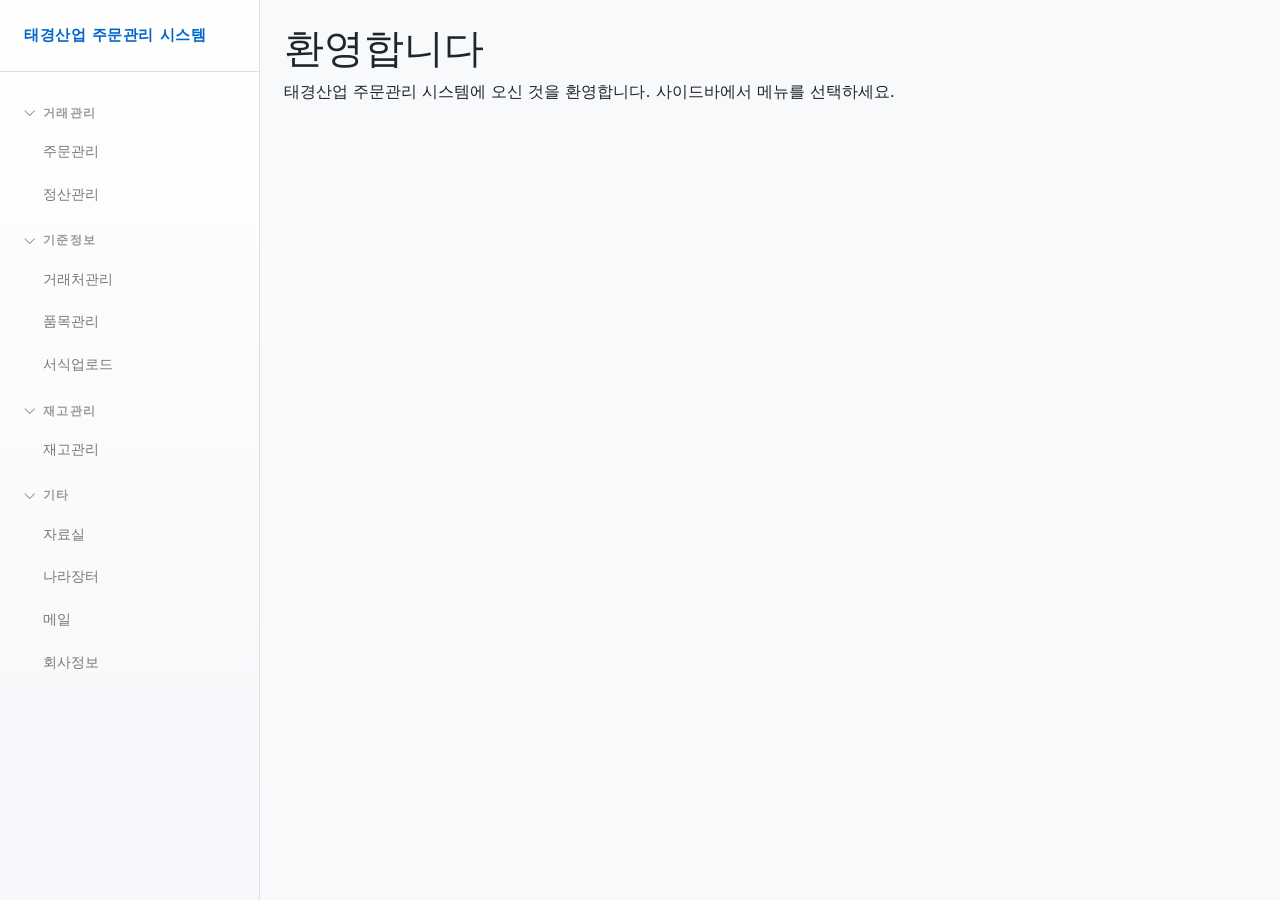
<file: index.html>
<!DOCTYPE html>
<html lang="ko">
<head>
  <meta charset="UTF-8">
  <meta name="viewport" content="width=device-width, initial-scale=1.0">
  <title>태경산업 주문관리 시스템</title>
  <link href="https://cdn.jsdelivr.net/npm/bootstrap@5.3.2/dist/css/bootstrap.min.css" rel="stylesheet">
  <link rel="stylesheet" href="css/style.css">
</head>
<body>
  <div class="sidebar">
    <div class="sidebar-brand">
      <a href="index.html">태경산업 주문관리 시스템</a>
    </div>
    <div class="sidebar-category" data-toggle><span class="cat-toggle">⌵</span>거래관리</div>
    <ul class="sidebar-nav sidebar-sub">
      <li class="nav-item"><a class="nav-link" href="pages/transaction_list.html">주문관리</a></li>
      <li class="nav-item"><a class="nav-link" href="pages/transaction_settlement.html">정산관리</a></li>
    </ul>
    <div class="sidebar-category" data-toggle><span class="cat-toggle">⌵</span>기준정보</div>
    <ul class="sidebar-nav sidebar-sub">
      <li class="nav-item"><a class="nav-link" href="pages/customer_list.html">거래처관리</a></li>
      <li class="nav-item"><a class="nav-link" href="pages/item_list.html">품목관리</a></li>
      <li class="nav-item"><a class="nav-link" href="pages/form_upload.html">서식업로드</a></li>
    </ul>
    <div class="sidebar-category" data-toggle><span class="cat-toggle">⌵</span>재고관리</div>
    <ul class="sidebar-nav sidebar-sub">
      <li class="nav-item"><a class="nav-link" href="pages/inventory_list.html">재고관리</a></li>
    </ul>
    <div class="sidebar-category" data-toggle><span class="cat-toggle">⌵</span>기타</div>
    <ul class="sidebar-nav sidebar-sub">
      <li class="nav-item"><a class="nav-link" href="pages/document_list.html">자료실</a></li>
      <li class="nav-item"><a class="nav-link" href="https://www.g2b.go.kr" target="_blank" rel="noopener">나라장터</a></li>
      <li class="nav-item"><a class="nav-link" href="https://mail.naver.com" target="_blank" rel="noopener">메일</a></li>
      <li class="nav-item"><a class="nav-link" href="pages/company_info.html">회사정보</a></li>
    </ul>
  </div>
  <main class="main-content">
    <h1>환영합니다</h1>
    <p>태경산업 주문관리 시스템에 오신 것을 환영합니다. 사이드바에서 메뉴를 선택하세요.</p>
  </main>
  <script src="https://cdn.jsdelivr.net/npm/bootstrap@5.3.2/dist/js/bootstrap.bundle.min.js"></script>
  <script src="js/app_config.js?v=20260420"></script>
  <script src="js/script.js"></script>
  <script src="js/db_sync.js?v=20260421"></script>
</body>
</html>
</file>
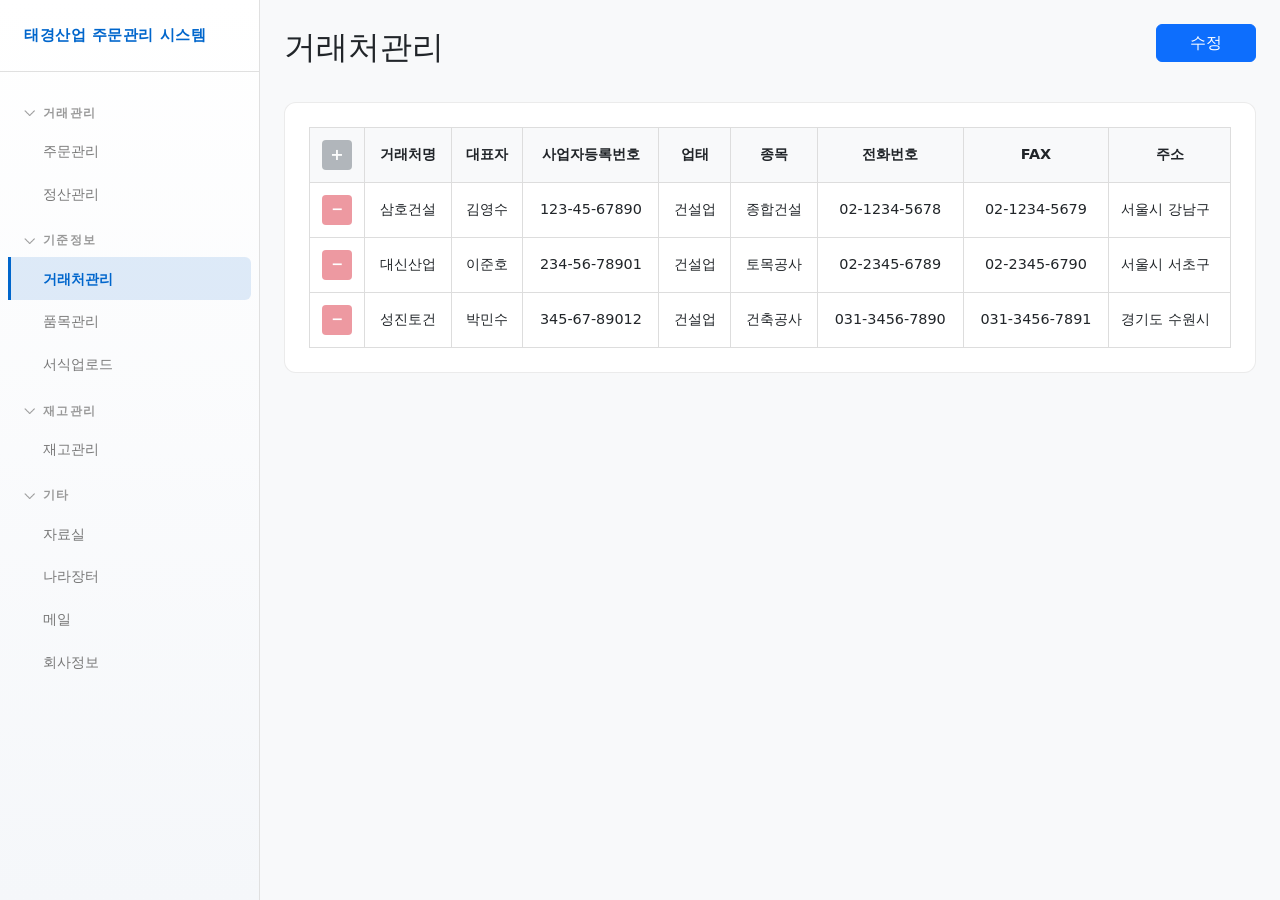
<file: pages/customer_list.html>
<!DOCTYPE html>
<html lang="ko">
<head>
  <meta charset="UTF-8">
  <meta name="viewport" content="width=device-width, initial-scale=1.0">
  <title>거래처관리</title>
  <link href="https://cdn.jsdelivr.net/npm/bootstrap@5.3.2/dist/css/bootstrap.min.css" rel="stylesheet">
  <link rel="stylesheet" href="../css/style.css">
  <style>
    .detail-header {
      display: flex;
      justify-content: space-between;
      align-items: center;
      margin-bottom: 1.5rem;
    }
    .customer-section {
      background: #fff;
      border: 1px solid rgba(0,0,0,0.08);
      border-radius: 0.75rem;
      padding: 1.5rem;
      margin-bottom: 1.5rem;
    }
    .customer-table {
      width: 100%;
      border-collapse: collapse;
      font-size: 0.9rem;
    }
    .customer-table th,
    .customer-table td {
      padding: 0.75rem;
      border: 1px solid #ddd;
      text-align: center;
    }
    .customer-table th {
      background: #f8f9fa;
      font-weight: 600;
    }
    .customer-table td.left-align {
      text-align: left;
    }
    .customer-table input,
    .customer-table select {
      width: 100%;
      padding: 0.35rem;
      border: 1px solid #ddd;
      border-radius: 0.25rem;
      font-size: 0.85rem;
      box-sizing: border-box;
    }
    .control-buttons {
      display: flex;
      gap: 0.5rem;
      justify-content: flex-end;
      margin-bottom: 1rem;
    }
    .control-buttons button {
      min-width: 100px;
    }
    .add-row-btn {
      background: #28a745;
      color: white;
      border: none;
      border-radius: 0.25rem;
      width: 30px;
      height: 30px;
      display: inline-flex;
      align-items: center;
      justify-content: center;
      cursor: pointer;
      font-weight: bold;
      font-size: 1rem;
      padding: 0;
    }
    .add-row-btn:hover {
      background: #218838;
    }
    .add-row-btn:disabled {
      opacity: 0.5;
      cursor: not-allowed;
      background: #6c757d;
    }
    .minus-btn {
      background: #dc3545;
      color: white;
      border: none;
      border-radius: 0.25rem;
      width: 30px;
      height: 30px;
      cursor: pointer;
      font-weight: bold;
      padding: 0;
    }
    .minus-btn:hover {
      background: #c82333;
    }
    .minus-btn:disabled {
      opacity: 0.5;
      cursor: not-allowed;
    }
  </style>
</head>
<body>
  <div class="sidebar">
    <div class="sidebar-brand">
      <a href="../index.html">태경산업 주문관리 시스템</a>
    </div>
    <div class="sidebar-category" data-toggle><span class="cat-toggle">⌵</span>거래관리</div>
    <ul class="sidebar-nav sidebar-sub">
      <li class="nav-item"><a class="nav-link" href="transaction_list.html">주문관리</a></li>
      <li class="nav-item"><a class="nav-link" href="transaction_settlement.html">정산관리</a></li>
    </ul>
    <div class="sidebar-category" data-toggle><span class="cat-toggle">⌵</span>기준정보</div>
    <ul class="sidebar-nav sidebar-sub">
      <li class="nav-item"><a class="nav-link active" href="customer_list.html">거래처관리</a></li>
      <li class="nav-item"><a class="nav-link" href="item_list.html">품목관리</a></li>
      <li class="nav-item"><a class="nav-link" href="form_upload.html">서식업로드</a></li>
    </ul>
    <div class="sidebar-category" data-toggle><span class="cat-toggle">⌵</span>재고관리</div>
    <ul class="sidebar-nav sidebar-sub">
      <li class="nav-item"><a class="nav-link" href="inventory_list.html">재고관리</a></li>
    </ul>
    <div class="sidebar-category" data-toggle><span class="cat-toggle">⌵</span>기타</div>
    <ul class="sidebar-nav sidebar-sub">
      <li class="nav-item"><a class="nav-link" href="document_list.html">자료실</a></li>
      <li class="nav-item"><a class="nav-link" href="https://www.g2b.go.kr" target="_blank" rel="noopener">나라장터</a></li>
      <li class="nav-item"><a class="nav-link" href="https://mail.naver.com" target="_blank" rel="noopener">메일</a></li>
      <li class="nav-item"><a class="nav-link" href="company_info.html">회사정보</a></li>
    </ul>
  </div>

  <main class="main-content">
    <div class="detail-header">
      <h2>거래처관리</h2>
      <div class="control-buttons">
        <button type="button" id="edit-btn" class="btn btn-primary">수정</button>
        <button type="button" id="save-btn" class="btn btn-success" style="display: none;">저장</button>
      </div>
    </div>

    <div class="customer-section">
      <table class="customer-table">
        <thead>
          <tr>
            <th style="width: 40px;"><button type="button" id="add-customer-btn" class="add-row-btn">+</button></th>
            <th>거래처명</th>
            <th>대표자</th>
            <th>사업자등록번호</th>
            <th>업태</th>
            <th>종목</th>
            <th>전화번호</th>
            <th>FAX</th>
            <th>주소</th>
          </tr>
        </thead>
        <tbody id="customer-tbody"></tbody>
      </table>
    </div>
  </main>

  <!-- 저장 확인 모달 -->
  <div class="modal fade" id="saveConfirmModal" tabindex="-1" role="dialog" aria-labelledby="saveConfirmLabel" aria-hidden="true">
    <div class="modal-dialog modal-dialog-centered" role="document">
      <div class="modal-content">
        <div class="modal-header">
          <h5 class="modal-title" id="saveConfirmLabel">확인</h5>
          <button type="button" class="btn-close" data-bs-dismiss="modal" aria-label="Close"></button>
        </div>
        <div class="modal-body">
          저장하시겠습니까?
        </div>
        <div class="modal-footer">
          <button type="button" class="btn btn-secondary" data-bs-dismiss="modal">취소</button>
          <button type="button" class="btn btn-primary" id="saveConfirmBtn">저장</button>
        </div>
      </div>
    </div>
  </div>

  <!-- 저장 완료 모달 -->
  <div class="modal fade" id="saveModal" tabindex="-1" role="dialog" aria-labelledby="saveModalLabel" aria-hidden="true">
    <div class="modal-dialog modal-dialog-centered" role="document">
      <div class="modal-content">
        <div class="modal-header">
          <h5 class="modal-title" id="saveModalLabel">알림</h5>
        </div>
        <div class="modal-body">
          저장되었습니다.
        </div>
        <div class="modal-footer">
          <button type="button" class="btn btn-primary" id="saveModalBtn" data-bs-dismiss="modal">확인</button>
        </div>
      </div>
    </div>
  </div>

  <script src="https://cdn.jsdelivr.net/npm/bootstrap@5.3.2/dist/js/bootstrap.bundle.min.js"></script>
  <script src="../js/app_config.js?v=20260420"></script>
  <script src="../js/db_sync.js?v=20260421"></script>
  <script>
    let isEditMode = false;
    let customers = [];
    const editBtn = document.getElementById('edit-btn');
    const saveBtn = document.getElementById('save-btn');
    const addCustomerBtn = document.getElementById('add-customer-btn');
    const tableBody = document.getElementById('customer-tbody');
    const saveConfirmModal = new bootstrap.Modal(document.getElementById('saveConfirmModal'));
    const saveConfirmBtn = document.getElementById('saveConfirmBtn');
    const saveModal = new bootstrap.Modal(document.getElementById('saveModal'));

    function loadCustomers() {
      const saved = localStorage.getItem('customers');
      if (saved) {
        customers = JSON.parse(saved);
      } else {
        customers = [
          { name: '삼호건설', representative: '김영수', bizNum: '123-45-67890', industryType: '건설업', businessType: '종합건설', phone: '02-1234-5678', address: '서울시 강남구', fax: '02-1234-5679' },
          { name: '대신산업', representative: '이준호', bizNum: '234-56-78901', industryType: '건설업', businessType: '토목공사', phone: '02-2345-6789', address: '서울시 서초구', fax: '02-2345-6790' },
          { name: '성진토건', representative: '박민수', bizNum: '345-67-89012', industryType: '건설업', businessType: '건축공사', phone: '031-3456-7890', address: '경기도 수원시', fax: '031-3456-7891' }
        ];
      }
      addCustomerBtn.disabled = true;
      renderCustomers();
    }

    function renderCustomers() {
      tableBody.innerHTML = customers.map((customer, index) => `
        <tr>
          <td>
            <button type="button" class="minus-btn" data-index="${index}" ${!isEditMode ? 'disabled' : ''}>−</button>
          </td>
          <td>
            ${isEditMode ? `<input type="text" class="customer-name" value="${customer.name}" data-index="${index}">` : customer.name}
          </td>
          <td>
            ${isEditMode ? `<input type="text" class="customer-representative" value="${customer.representative}" data-index="${index}">` : customer.representative}
          </td>
          <td>
            ${isEditMode ? `<input type="text" class="customer-biznum" value="${customer.bizNum}" data-index="${index}">` : customer.bizNum}
          </td>
          <td>
            ${isEditMode ? `<input type="text" class="customer-industrytype" value="${customer.industryType}" data-index="${index}">` : customer.industryType}
          </td>
          <td>
            ${isEditMode ? `<input type="text" class="customer-businesstype" value="${customer.businessType}" data-index="${index}">` : customer.businessType}
          </td>
          <td>
            ${isEditMode ? `<input type="text" class="customer-phone" value="${customer.phone}" data-index="${index}">` : customer.phone}
          </td>
          <td>
            ${isEditMode ? `<input type="text" class="customer-fax" value="${customer.fax}" data-index="${index}">` : customer.fax}
          </td>
          <td class="left-align">
            ${isEditMode ? `<input type="text" class="customer-address" value="${customer.address}" data-index="${index}">` : customer.address}
          </td>
        </tr>
      `).join('');

      if (isEditMode) {
        setupEditEventListeners();
      }
    }

    function setupEditEventListeners() {
      document.querySelectorAll('.minus-btn').forEach(btn => {
        btn.addEventListener('click', (e) => {
          const index = parseInt(e.target.dataset.index);
          customers.splice(index, 1);
          renderCustomers();
        });
      });
    }

    function toggleEditMode() {
      isEditMode = !isEditMode;
      editBtn.style.display = isEditMode ? 'none' : 'block';
      saveBtn.style.display = isEditMode ? 'block' : 'none';
      addCustomerBtn.disabled = !isEditMode;
      renderCustomers();
    }

    function saveCustomers() {
      const updatedCustomers = [];
      tableBody.querySelectorAll('tr').forEach(row => {
        const nameInput = row.querySelector('.customer-name');
        if (nameInput) {
          updatedCustomers.push({
            name: nameInput.value,
            representative: row.querySelector('.customer-representative').value,
            bizNum: row.querySelector('.customer-biznum').value,
            industryType: row.querySelector('.customer-industrytype').value,
            businessType: row.querySelector('.customer-businesstype').value,
            phone: row.querySelector('.customer-phone').value,
            address: row.querySelector('.customer-address').value,
            fax: row.querySelector('.customer-fax').value
          });
        }
      });
      customers = updatedCustomers;
      localStorage.setItem('customers', JSON.stringify(customers));
      isEditMode = false;
      editBtn.style.display = 'block';
      saveBtn.style.display = 'none';
      addCustomerBtn.disabled = true;
      renderCustomers();
      saveModal.show();
    }

    editBtn.addEventListener('click', toggleEditMode);
    saveBtn.addEventListener('click', () => {
      saveConfirmModal.show();
    });
    
    saveConfirmBtn.addEventListener('click', () => {
      const updatedCustomers = [];
      tableBody.querySelectorAll('tr').forEach(row => {
        const nameInput = row.querySelector('.customer-name');
        if (nameInput) {
          updatedCustomers.push({
            name: nameInput.value,
            representative: row.querySelector('.customer-representative').value,
            bizNum: row.querySelector('.customer-biznum').value,
            industryType: row.querySelector('.customer-industrytype').value,
            businessType: row.querySelector('.customer-businesstype').value,
            phone: row.querySelector('.customer-phone').value,
            fax: row.querySelector('.customer-fax').value,
            address: row.querySelector('.customer-address').value
          });
        }
      });
      customers = updatedCustomers;
      localStorage.setItem('customers', JSON.stringify(customers));
      isEditMode = false;
      editBtn.style.display = 'block';
      saveBtn.style.display = 'none';
      addCustomerBtn.disabled = true;
      renderCustomers();
      saveConfirmModal.hide();
      saveModal.show();
    });

    addCustomerBtn.addEventListener('click', () => {
      // 현재 입력 중인 데이터를 먼저 저장
      const updatedCustomers = [];
      tableBody.querySelectorAll('tr').forEach(row => {
        const nameInput = row.querySelector('.customer-name');
        if (nameInput) {
          updatedCustomers.push({
            name: nameInput.value,
            representative: row.querySelector('.customer-representative').value,
            bizNum: row.querySelector('.customer-biznum').value,
            industryType: row.querySelector('.customer-industrytype').value,
            businessType: row.querySelector('.customer-businesstype').value,
            phone: row.querySelector('.customer-phone').value,
            fax: row.querySelector('.customer-fax').value,
            address: row.querySelector('.customer-address').value
          });
        }
      });
      customers = updatedCustomers;
      
      // 새 행 추가
      customers.push({
        name: '',
        representative: '',
        bizNum: '',
        industryType: '',
        businessType: '',
        phone: '',
        address: '',
        fax: ''
      });
      renderCustomers();
    });

    loadCustomers();
  </script>
</body>
</html>
</file>
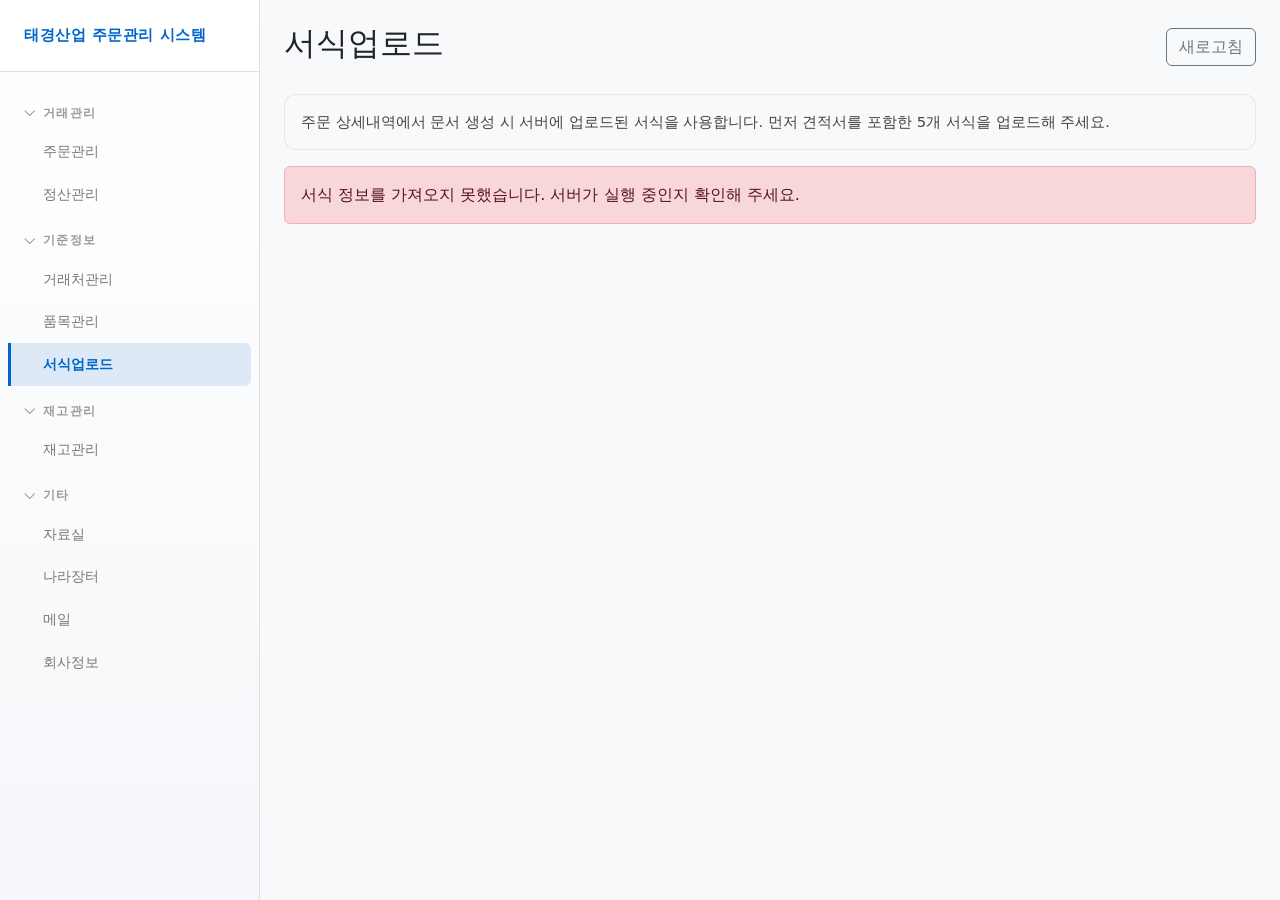
<file: pages/form_upload.html>
<!DOCTYPE html>
<html lang="ko">
<head>
  <meta charset="UTF-8">
  <meta name="viewport" content="width=device-width, initial-scale=1.0">
  <title>서식업로드</title>
  <link href="https://cdn.jsdelivr.net/npm/bootstrap@5.3.2/dist/css/bootstrap.min.css" rel="stylesheet">
  <link rel="stylesheet" href="../css/style.css">
  <style>
    .upload-header {
      display: flex;
      justify-content: space-between;
      align-items: center;
      margin-bottom: 1.5rem;
    }

    .upload-grid {
      display: grid;
      grid-template-columns: repeat(2, minmax(0, 1fr));
      gap: 1rem;
    }

    .upload-card {
      background: #fff;
      border: 1px solid rgba(0, 0, 0, 0.08);
      border-radius: 0.75rem;
      padding: 1rem;
    }

    .upload-card h5 {
      margin: 0;
      font-weight: 700;
      font-size: 1rem;
    }

    .upload-meta {
      margin-top: 0.75rem;
      color: #666;
      font-size: 0.88rem;
      min-height: 2.6rem;
    }

    .upload-actions {
      display: flex;
      gap: 0.5rem;
      flex-wrap: wrap;
      margin-top: 0.75rem;
    }

    .upload-status {
      display: inline-flex;
      align-items: center;
      font-size: 0.8rem;
      font-weight: 600;
      border-radius: 999px;
      padding: 0.25rem 0.6rem;
      margin-top: 0.4rem;
    }

    .upload-status.uploaded {
      color: #2e7d32;
      background: #e8f5e9;
    }

    .upload-status.empty {
      color: #c62828;
      background: #ffebee;
    }

    .upload-guide {
      background: #f8f9fa;
      border: 1px solid rgba(0, 0, 0, 0.08);
      border-radius: 0.75rem;
      padding: 1rem;
      margin-bottom: 1rem;
      color: #444;
      font-size: 0.92rem;
    }

    @media (max-width: 992px) {
      .upload-grid {
        grid-template-columns: 1fr;
      }
    }
  </style>
</head>
<body>
  <div class="sidebar">
    <div class="sidebar-brand">
      <a href="../index.html">태경산업 주문관리 시스템</a>
    </div>
    <div class="sidebar-category" data-toggle><span class="cat-toggle">⌵</span>거래관리</div>
    <ul class="sidebar-nav sidebar-sub">
      <li class="nav-item"><a class="nav-link" href="transaction_list.html">주문관리</a></li>
      <li class="nav-item"><a class="nav-link" href="transaction_settlement.html">정산관리</a></li>
    </ul>
    <div class="sidebar-category" data-toggle><span class="cat-toggle">⌵</span>기준정보</div>
    <ul class="sidebar-nav sidebar-sub">
      <li class="nav-item"><a class="nav-link" href="customer_list.html">거래처관리</a></li>
      <li class="nav-item"><a class="nav-link" href="item_list.html">품목관리</a></li>
      <li class="nav-item"><a class="nav-link active" href="form_upload.html">서식업로드</a></li>
    </ul>
    <div class="sidebar-category" data-toggle><span class="cat-toggle">⌵</span>재고관리</div>
    <ul class="sidebar-nav sidebar-sub">
      <li class="nav-item"><a class="nav-link" href="inventory_list.html">재고관리</a></li>
    </ul>
    <div class="sidebar-category" data-toggle><span class="cat-toggle">⌵</span>기타</div>
    <ul class="sidebar-nav sidebar-sub">
      <li class="nav-item"><a class="nav-link" href="document_list.html">자료실</a></li>
      <li class="nav-item"><a class="nav-link" href="https://www.g2b.go.kr" target="_blank" rel="noopener">나라장터</a></li>
      <li class="nav-item"><a class="nav-link" href="https://mail.naver.com" target="_blank" rel="noopener">메일</a></li>
      <li class="nav-item"><a class="nav-link" href="company_info.html">회사정보</a></li>
    </ul>
  </div>

  <main class="main-content">
    <div class="upload-header">
      <h2>서식업로드</h2>
      <button type="button" class="btn btn-outline-secondary" id="refreshTemplatesBtn">새로고침</button>
    </div>

    <div class="upload-guide">
      주문 상세내역에서 문서 생성 시 서버에 업로드된 서식을 사용합니다. 먼저 견적서를 포함한 5개 서식을 업로드해 주세요.
    </div>

    <div id="templateMessage" class="alert d-none" role="alert"></div>

    <section class="upload-grid" id="uploadGrid"></section>
  </main>

  <script src="https://cdn.jsdelivr.net/npm/bootstrap@5.3.2/dist/js/bootstrap.bundle.min.js"></script>
  <script src="../js/app_config.js?v=20260420"></script>
  <script src="../js/db_sync.js?v=20260421"></script>
  <script>
    const API_BASE = (window.TK_CONFIG && window.TK_CONFIG.API_BASE) || 'http://localhost:5050';
    const templateTypes = [
      { key: 'estimate', label: '견적서' },
      { key: 'delivery', label: '납품서' },
      { key: 'invoice', label: '청구서' },
      { key: 'statement', label: '거래명세서' },
      { key: 'taxInvoice', label: '세금계산서' }
    ];

    const uploadGrid = document.getElementById('uploadGrid');
    const templateMessage = document.getElementById('templateMessage');
    const refreshTemplatesBtn = document.getElementById('refreshTemplatesBtn');

    let templates = {};

    function formatDate(value) {
      if (!value) return '-';
      const date = new Date(value);
      if (Number.isNaN(date.getTime())) return value;
      return date.toLocaleString();
    }

    function formatBytes(bytes) {
      const size = Number(bytes) || 0;
      if (!size) return '0 B';
      if (size < 1024) return size + ' B';
      if (size < 1024 * 1024) return (size / 1024).toFixed(1) + ' KB';
      return (size / (1024 * 1024)).toFixed(1) + ' MB';
    }

    function showMessage(type, message) {
      templateMessage.className = 'alert alert-' + type;
      templateMessage.textContent = message;
      templateMessage.classList.remove('d-none');
    }

    function clearMessage() {
      templateMessage.classList.add('d-none');
      templateMessage.textContent = '';
    }

    function renderCards() {
      uploadGrid.innerHTML = templateTypes.map(({ key, label }) => {
        const info = templates[key] || {};
        const uploaded = !!info.uploaded;

        const statusClass = uploaded ? 'uploaded' : 'empty';
        const statusText = uploaded ? '업로드 완료' : '미업로드';
        const fileName = uploaded ? info.fileName : '업로드된 파일 없음';
        const savedAt = uploaded ? formatDate(info.savedAt) : '-';
        const size = uploaded ? formatBytes(info.size) : '-';

        return `
          <div class="upload-card">
            <h5>${label}</h5>
            <span class="upload-status ${statusClass}">${statusText}</span>
            <div class="upload-meta">
              <div>파일명: ${fileName}</div>
              <div>업로드: ${savedAt}</div>
              <div>크기: ${size}</div>
            </div>
            <div class="upload-actions">
              <input type="file" id="file-${key}" class="d-none" accept=".xlsx,.xls,.xlsm,.xltx,.xltm">
              <button type="button" class="btn btn-sm btn-primary" onclick="triggerFile('${key}')">업로드</button>
              <button type="button" class="btn btn-sm btn-outline-secondary" ${uploaded ? '' : 'disabled'} onclick="downloadTemplate('${key}')">다운로드</button>
              <button type="button" class="btn btn-sm btn-outline-danger" ${uploaded ? '' : 'disabled'} onclick="deleteTemplate('${key}')">삭제</button>
            </div>
          </div>
        `;
      }).join('');

      templateTypes.forEach(({ key }) => {
        const input = document.getElementById('file-' + key);
        input.addEventListener('change', async (event) => {
          const file = event.target.files && event.target.files[0];
          if (!file) return;
          await uploadTemplate(key, file);
          event.target.value = '';
        });
      });
    }

    async function fetchTemplates() {
      try {
        const response = await fetch(API_BASE + '/api/templates');
        if (!response.ok) throw new Error('서식 조회 실패');
        const payload = await response.json();
        templates = payload.templates || {};
        renderCards();
      } catch (error) {
        showMessage('danger', '서식 정보를 가져오지 못했습니다. 서버가 실행 중인지 확인해 주세요.');
      }
    }

    function triggerFile(key) {
      clearMessage();
      const input = document.getElementById('file-' + key);
      if (input) input.click();
    }

    async function readFileAsBase64(file) {
      return new Promise((resolve, reject) => {
        const reader = new FileReader();
        reader.onload = () => {
          const result = String(reader.result || '');
          const base64 = result.includes(',') ? result.split(',')[1] : '';
          resolve(base64);
        };
        reader.onerror = () => reject(new Error('파일 읽기 실패'));
        reader.readAsDataURL(file);
      });
    }

    async function uploadTemplate(key, file) {
      try {
        clearMessage();
        const contentBase64 = await readFileAsBase64(file);
        const response = await fetch(API_BASE + '/api/templates', {
          method: 'POST',
          headers: { 'Content-Type': 'application/json' },
          body: JSON.stringify({
            templateType: key,
            fileName: file.name,
            contentBase64
          })
        });

        const payload = await response.json();
        if (!response.ok || !payload.ok) {
          throw new Error(payload.error || '업로드 실패');
        }

        templates = payload.templates || {};
        renderCards();
        showMessage('success', '서식이 업로드되었습니다.');
      } catch (error) {
        showMessage('danger', '업로드에 실패했습니다: ' + error.message);
      }
    }

    async function deleteTemplate(key) {
      try {
        clearMessage();
        const response = await fetch(API_BASE + '/api/templates/' + key, {
          method: 'DELETE'
        });
        const payload = await response.json();
        if (!response.ok || !payload.ok) {
          throw new Error(payload.error || '삭제 실패');
        }

        templates = payload.templates || {};
        renderCards();
        showMessage('warning', '서식이 삭제되었습니다.');
      } catch (error) {
        showMessage('danger', '삭제에 실패했습니다: ' + error.message);
      }
    }

    async function downloadTemplate(key) {
      try {
        clearMessage();
        const response = await fetch(API_BASE + '/api/templates/' + key + '/download');
        if (!response.ok) throw new Error('다운로드 실패');
        const blob = await response.blob();

        const info = templates[key] || {};
        const fileName = info.fileName || (key + '.xlsx');

        const url = window.URL.createObjectURL(blob);
        const a = document.createElement('a');
        a.href = url;
        a.download = fileName;
        document.body.appendChild(a);
        a.click();
        a.remove();
        window.URL.revokeObjectURL(url);
      } catch (error) {
        showMessage('danger', '다운로드에 실패했습니다: ' + error.message);
      }
    }

    window.downloadTemplate = downloadTemplate;
    window.deleteTemplate = deleteTemplate;
    window.triggerFile = triggerFile;

    refreshTemplatesBtn.addEventListener('click', fetchTemplates);

    fetchTemplates();
  </script>
</body>
</html>
</file>
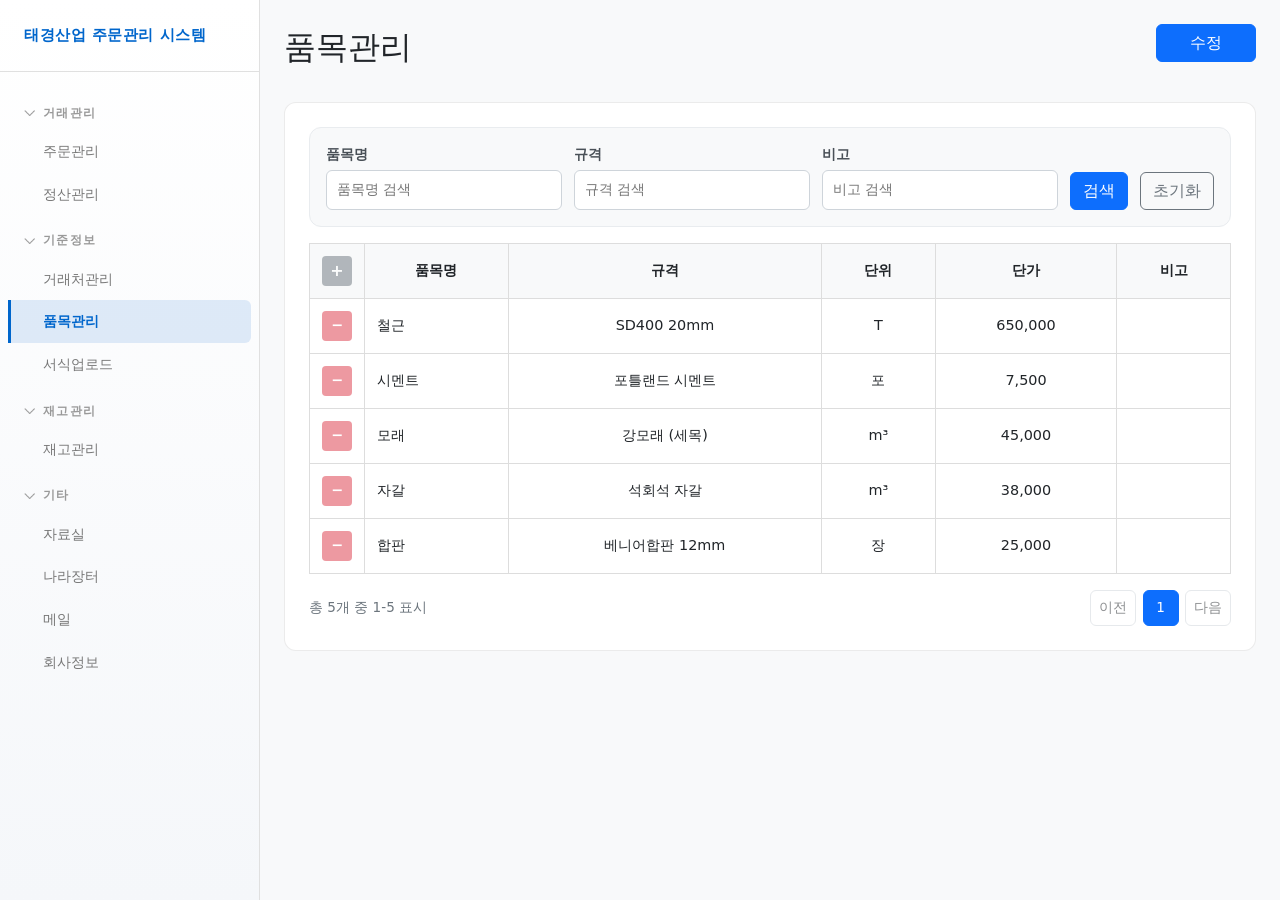
<file: pages/item_list.html>
<!DOCTYPE html>
<html lang="ko">
<head>
  <meta charset="UTF-8">
  <meta name="viewport" content="width=device-width, initial-scale=1.0">
  <title>품목관리</title>
  <link href="https://cdn.jsdelivr.net/npm/bootstrap@5.3.2/dist/css/bootstrap.min.css" rel="stylesheet">
  <link rel="stylesheet" href="../css/style.css">
  <style>
    .detail-header {
      display: flex;
      justify-content: space-between;
      align-items: center;
      margin-bottom: 1.5rem;
    }
    .item-section {
      background: #fff;
      border: 1px solid rgba(0,0,0,0.08);
      border-radius: 0.75rem;
      padding: 1.5rem;
      margin-bottom: 1.5rem;
    }
    .search-panel {
      background: #f8f9fa;
      border: 1px solid #e9ecef;
      border-radius: 0.75rem;
      padding: 1rem;
      margin-bottom: 1rem;
    }
    .search-row {
      display: grid;
      grid-template-columns: repeat(3, minmax(0, 1fr)) auto auto;
      gap: 0.75rem;
      align-items: end;
    }
    .search-field label {
      font-size: 0.85rem;
      font-weight: 600;
      color: #495057;
      margin-bottom: 0.35rem;
      display: block;
    }
    .search-field input {
      width: 100%;
      padding: 0.5rem 0.6rem;
      border: 1px solid #ced4da;
      border-radius: 0.375rem;
      font-size: 0.9rem;
    }
    .pagination-wrap {
      display: flex;
      justify-content: space-between;
      align-items: center;
      margin-top: 1rem;
      gap: 0.75rem;
      flex-wrap: wrap;
    }
    .pagination-info {
      font-size: 0.85rem;
      color: #6c757d;
    }
    .pagination-controls {
      display: flex;
      gap: 0.4rem;
      align-items: center;
      flex-wrap: wrap;
    }
    .page-btn {
      min-width: 36px;
      height: 36px;
      border: 1px solid #ced4da;
      border-radius: 0.375rem;
      background: #fff;
      color: #212529;
      font-size: 0.85rem;
      cursor: pointer;
      padding: 0 0.5rem;
    }
    .page-btn.active {
      background: #0d6efd;
      border-color: #0d6efd;
      color: #fff;
    }
    .page-btn:disabled {
      opacity: 0.5;
      cursor: not-allowed;
    }
    @media (max-width: 992px) {
      .search-row {
        grid-template-columns: repeat(2, minmax(0, 1fr));
      }
    }
    @media (max-width: 576px) {
      .search-row {
        grid-template-columns: 1fr;
      }
      .search-row .btn {
        width: 100%;
      }
    }
    .item-table {
      width: 100%;
      border-collapse: collapse;
      font-size: 0.9rem;
    }
    .item-table th,
    .item-table td {
      padding: 0.75rem;
      border: 1px solid #ddd;
      text-align: center;
    }
    .item-table th {
      background: #f8f9fa;
      font-weight: 600;
    }
    .item-table td.left-align {
      text-align: left;
    }
    .item-table input {
      width: 100%;
      padding: 0.35rem;
      border: 1px solid #ddd;
      border-radius: 0.25rem;
      font-size: 0.85rem;
      box-sizing: border-box;
    }
    .control-buttons {
      display: flex;
      gap: 0.5rem;
      justify-content: flex-end;
      margin-bottom: 1rem;
    }
    .control-buttons button {
      min-width: 100px;
    }
    .add-row-btn {
      background: #28a745;
      color: white;
      border: none;
      border-radius: 0.25rem;
      width: 30px;
      height: 30px;
      display: inline-flex;
      align-items: center;
      justify-content: center;
      cursor: pointer;
      font-weight: bold;
      font-size: 1rem;
      padding: 0;
    }
    .add-row-btn:hover {
      background: #218838;
    }
    .add-row-btn:disabled {
      opacity: 0.5;
      cursor: not-allowed;
      background: #6c757d;
    }
    .minus-btn {
      background: #dc3545;
      color: white;
      border: none;
      border-radius: 0.25rem;
      width: 30px;
      height: 30px;
      cursor: pointer;
      font-weight: bold;
      padding: 0;
    }
    .minus-btn:hover {
      background: #c82333;
    }
    .minus-btn:disabled {
      opacity: 0.5;
      cursor: not-allowed;
    }
  </style>
</head>
<body>
  <div class="sidebar">
    <div class="sidebar-brand">
      <a href="../index.html">태경산업 주문관리 시스템</a>
    </div>
    <div class="sidebar-category" data-toggle><span class="cat-toggle">⌵</span>거래관리</div>
    <ul class="sidebar-nav sidebar-sub">
      <li class="nav-item"><a class="nav-link" href="transaction_list.html">주문관리</a></li>
      <li class="nav-item"><a class="nav-link" href="transaction_settlement.html">정산관리</a></li>
    </ul>
    <div class="sidebar-category" data-toggle><span class="cat-toggle">⌵</span>기준정보</div>
    <ul class="sidebar-nav sidebar-sub">
      <li class="nav-item"><a class="nav-link" href="customer_list.html">거래처관리</a></li>
      <li class="nav-item"><a class="nav-link active" href="item_list.html">품목관리</a></li>
      <li class="nav-item"><a class="nav-link" href="form_upload.html">서식업로드</a></li>
    </ul>
    <div class="sidebar-category" data-toggle><span class="cat-toggle">⌵</span>재고관리</div>
    <ul class="sidebar-nav sidebar-sub">
      <li class="nav-item"><a class="nav-link" href="inventory_list.html">재고관리</a></li>
    </ul>
    <div class="sidebar-category" data-toggle><span class="cat-toggle">⌵</span>기타</div>
    <ul class="sidebar-nav sidebar-sub">
      <li class="nav-item"><a class="nav-link" href="document_list.html">자료실</a></li>
      <li class="nav-item"><a class="nav-link" href="https://www.g2b.go.kr" target="_blank" rel="noopener">나라장터</a></li>
      <li class="nav-item"><a class="nav-link" href="https://mail.naver.com" target="_blank" rel="noopener">메일</a></li>
      <li class="nav-item"><a class="nav-link" href="company_info.html">회사정보</a></li>
    </ul>
  </div>

  <main class="main-content">
    <div class="detail-header">
      <h2>품목관리</h2>
      <div class="control-buttons">
        <button type="button" id="edit-btn" class="btn btn-primary">수정</button>
        <button type="button" id="save-btn" class="btn btn-success" style="display: none;">저장</button>
      </div>
    </div>

    <div class="item-section">
      <div class="search-panel">
        <form id="item-search-form" class="search-row">
          <div class="search-field">
            <label for="item-search-name">품목명</label>
            <input type="text" id="item-search-name" list="item-name-options" placeholder="품목명 검색">
            <datalist id="item-name-options"></datalist>
          </div>
          <div class="search-field">
            <label for="item-search-spec">규격</label>
            <input type="text" id="item-search-spec" list="item-spec-options" placeholder="규격 검색">
            <datalist id="item-spec-options"></datalist>
          </div>
          <div class="search-field">
            <label for="item-search-remark">비고</label>
            <input type="text" id="item-search-remark" placeholder="비고 검색">
          </div>
          <button type="submit" class="btn btn-primary">검색</button>
          <button type="button" id="item-search-reset" class="btn btn-outline-secondary">초기화</button>
        </form>
      </div>

      <table class="item-table">
        <thead>
          <tr>
            <th style="width: 40px;"><button type="button" id="add-item-btn" class="add-row-btn">+</button></th>
            <th>품목명</th>
            <th>규격</th>
            <th>단위</th>
            <th>단가</th>
            <th>비고</th>
          </tr>
        </thead>
        <tbody id="item-tbody"></tbody>
      </table>
      <div class="pagination-wrap">
        <div id="item-pagination-info" class="pagination-info"></div>
        <div id="item-pagination-controls" class="pagination-controls"></div>
      </div>
    </div>
  </main>

  <!-- 저장 확인 모달 -->
  <div class="modal fade" id="saveConfirmModal" tabindex="-1" role="dialog" aria-labelledby="saveConfirmLabel" aria-hidden="true">
    <div class="modal-dialog modal-dialog-centered" role="document">
      <div class="modal-content">
        <div class="modal-header">
          <h5 class="modal-title" id="saveConfirmLabel">확인</h5>
          <button type="button" class="btn-close" data-bs-dismiss="modal" aria-label="Close"></button>
        </div>
        <div class="modal-body">
          저장하시겠습니까?
        </div>
        <div class="modal-footer">
          <button type="button" class="btn btn-secondary" data-bs-dismiss="modal">취소</button>
          <button type="button" class="btn btn-primary" id="saveConfirmBtn">저장</button>
        </div>
      </div>
    </div>
  </div>

  <!-- 저장 완료 모달 -->
  <div class="modal fade" id="saveModal" tabindex="-1" role="dialog" aria-labelledby="saveModalLabel" aria-hidden="true">
    <div class="modal-dialog modal-dialog-centered" role="document">
      <div class="modal-content">
        <div class="modal-header">
          <h5 class="modal-title" id="saveModalLabel">알림</h5>
        </div>
        <div class="modal-body">
          저장되었습니다.
        </div>
        <div class="modal-footer">
          <button type="button" class="btn btn-primary" id="saveModalBtn" data-bs-dismiss="modal">확인</button>
        </div>
      </div>
    </div>
  </div>

  <script src="https://cdn.jsdelivr.net/npm/bootstrap@5.3.2/dist/js/bootstrap.bundle.min.js"></script>
  <script src="../js/app_config.js?v=20260420"></script>
  <script src="../js/db_sync.js?v=20260421"></script>
  <script>
    let isEditMode = false;
    let items = [];
    let filteredIndexes = [];
    let currentPage = 1;
    const itemsPerPage = 20;
    let itemSearchName = '';
    let itemSearchSpec = '';
    let itemSearchRemark = '';
    const editBtn = document.getElementById('edit-btn');
    const saveBtn = document.getElementById('save-btn');
    const addItemBtn = document.getElementById('add-item-btn');
    const tableBody = document.getElementById('item-tbody');
    const itemSearchForm = document.getElementById('item-search-form');
    const itemSearchNameInput = document.getElementById('item-search-name');
    const itemSearchSpecInput = document.getElementById('item-search-spec');
    const itemSearchRemarkInput = document.getElementById('item-search-remark');
    const itemSearchResetBtn = document.getElementById('item-search-reset');
    const itemNameOptions = document.getElementById('item-name-options');
    const itemSpecOptions = document.getElementById('item-spec-options');
    const itemPaginationInfo = document.getElementById('item-pagination-info');
    const itemPaginationControls = document.getElementById('item-pagination-controls');
    const saveConfirmModal = new bootstrap.Modal(document.getElementById('saveConfirmModal'));
    const saveConfirmBtn = document.getElementById('saveConfirmBtn');
    const saveModal = new bootstrap.Modal(document.getElementById('saveModal'));
    const saveModalBtn = document.getElementById('saveModalBtn');

    function loadItems() {
      const saved = localStorage.getItem('items');
      if (saved) {
        items = JSON.parse(saved);
      } else {
        items = [
          { name: '철근', spec: 'SD400 20mm', unit: 'T', unitPrice: 650000, remark: '' },
          { name: '시멘트', spec: '포틀랜드 시멘트', unit: '포', unitPrice: 7500, remark: '' },
          { name: '모래', spec: '강모래 (세목)', unit: 'm³', unitPrice: 45000, remark: '' },
          { name: '자갈', spec: '석회석 자갈', unit: 'm³', unitPrice: 38000, remark: '' },
          { name: '합판', spec: '베니어합판 12mm', unit: '장', unitPrice: 25000, remark: '' }
        ];
      }
      addItemBtn.disabled = true;
      updateNameSuggestions();
      updateSpecSuggestions();
      renderItems();
    }

    function normalizeText(value) {
      return String(value || '').trim().toLowerCase();
    }

    function getFilteredIndexes() {
      const nameKeyword = normalizeText(itemSearchName);
      const specKeyword = normalizeText(itemSearchSpec);
      const remarkKeyword = normalizeText(itemSearchRemark);

      return items
        .map((item, index) => ({ item, index }))
        .filter(({ item }) => {
          const matchName = !nameKeyword || normalizeText(item.name).includes(nameKeyword);
          const matchSpec = !specKeyword || normalizeText(item.spec).includes(specKeyword);
          const matchRemark = !remarkKeyword || normalizeText(item.remark).includes(remarkKeyword);
          return matchName && matchSpec && matchRemark;
        })
        .map(({ index }) => index);
    }

    function getPaginationState(totalCount) {
      const totalPages = Math.max(1, Math.ceil(totalCount / itemsPerPage));
      if (currentPage > totalPages) currentPage = totalPages;
      if (currentPage < 1) currentPage = 1;
      const start = (currentPage - 1) * itemsPerPage;
      const end = Math.min(start + itemsPerPage, totalCount);
      return { totalPages, start, end };
    }

    function renderPagination(totalCount, totalPages, start, end) {
      if (totalCount === 0) {
        itemPaginationInfo.textContent = '검색 결과가 없습니다.';
      } else {
        itemPaginationInfo.textContent = `총 ${totalCount}개 중 ${start + 1}-${end} 표시`;
      }

      const pageButtons = [];
      pageButtons.push(`<button type="button" class="page-btn" data-page="prev" ${currentPage === 1 ? 'disabled' : ''}>이전</button>`);

      const from = Math.max(1, currentPage - 2);
      const to = Math.min(totalPages, from + 4);
      for (let page = from; page <= to; page += 1) {
        pageButtons.push(`<button type="button" class="page-btn ${page === currentPage ? 'active' : ''}" data-page="${page}">${page}</button>`);
      }

      pageButtons.push(`<button type="button" class="page-btn" data-page="next" ${currentPage === totalPages ? 'disabled' : ''}>다음</button>`);
      itemPaginationControls.innerHTML = pageButtons.join('');

      itemPaginationControls.querySelectorAll('.page-btn').forEach((btn) => {
        btn.addEventListener('click', () => {
          const pageValue = btn.dataset.page;
          if (pageValue === 'prev' && currentPage > 1) {
            currentPage -= 1;
          } else if (pageValue === 'next' && currentPage < totalPages) {
            currentPage += 1;
          } else if (pageValue !== 'prev' && pageValue !== 'next') {
            currentPage = parseInt(pageValue, 10);
          }
          renderItems();
        });
      });
    }

    function updateNameSuggestions() {
      const uniqueNames = Array.from(new Set(items.map((item) => String(item.name || '').trim()).filter(Boolean))).sort((a, b) => a.localeCompare(b, 'ko'));
      itemNameOptions.innerHTML = uniqueNames.map((name) => `<option value="${name}"></option>`).join('');
    }

    function updateSpecSuggestions() {
      const nameKeyword = normalizeText(itemSearchNameInput.value);
      const specs = Array.from(new Set(
        items
          .filter((item) => !nameKeyword || normalizeText(item.name).includes(nameKeyword))
          .map((item) => String(item.spec || '').trim())
          .filter(Boolean)
      )).sort((a, b) => a.localeCompare(b, 'ko'));
      itemSpecOptions.innerHTML = specs.map((spec) => `<option value="${spec}"></option>`).join('');
    }

    function renderItems() {
      filteredIndexes = getFilteredIndexes();
      const { totalPages, start, end } = getPaginationState(filteredIndexes.length);
      const pageIndexes = filteredIndexes.slice(start, end);

      tableBody.innerHTML = pageIndexes.map((itemIndex) => {
        const item = items[itemIndex];
        return `
        <tr>
          <td>
            <button type="button" class="minus-btn" data-index="${itemIndex}" ${!isEditMode ? 'disabled' : ''}>−</button>
          </td>
          <td class="left-align">
            ${isEditMode ? `<input type="text" class="item-name" value="${item.name}" data-index="${itemIndex}">` : item.name}
          </td>
          <td>
            ${isEditMode ? `<input type="text" class="item-spec" value="${item.spec}" data-index="${itemIndex}">` : item.spec}
          </td>
          <td>
            ${isEditMode ? `<input type="text" class="item-unit" value="${item.unit}" data-index="${itemIndex}">` : item.unit}
          </td>
          <td>
            ${isEditMode ? `<input type="number" class="item-unitprice" value="${item.unitPrice}" data-index="${itemIndex}">` : item.unitPrice.toLocaleString()}
          </td>
          <td class="left-align">
            ${isEditMode ? `<input type="text" class="item-remark" value="${item.remark || ''}" data-index="${itemIndex}">` : (item.remark || '')}
          </td>
        </tr>
      `;
      }).join('');

      renderPagination(filteredIndexes.length, totalPages, start, end);

      if (isEditMode) {
        setupEditEventListeners();
      }
    }

    function setupEditEventListeners() {
      document.querySelectorAll('.minus-btn').forEach(btn => {
        btn.addEventListener('click', (e) => {
          const index = parseInt(e.target.dataset.index);
          items.splice(index, 1);
          updateNameSuggestions();
          updateSpecSuggestions();
          renderItems();
        });
      });

      document.querySelectorAll('.item-name').forEach(input => {
        input.addEventListener('input', (e) => {
          const index = parseInt(e.target.dataset.index, 10);
          items[index].name = e.target.value;
          updateNameSuggestions();
          updateSpecSuggestions();
        });
      });

      document.querySelectorAll('.item-spec').forEach(input => {
        input.addEventListener('input', (e) => {
          const index = parseInt(e.target.dataset.index, 10);
          items[index].spec = e.target.value;
          updateSpecSuggestions();
        });
      });

      document.querySelectorAll('.item-unit').forEach(input => {
        input.addEventListener('input', (e) => {
          const index = parseInt(e.target.dataset.index, 10);
          items[index].unit = e.target.value;
        });
      });

      document.querySelectorAll('.item-unitprice').forEach(input => {
        input.addEventListener('input', (e) => {
          const index = parseInt(e.target.dataset.index, 10);
          items[index].unitPrice = parseInt(e.target.value, 10) || 0;
        });
      });

      document.querySelectorAll('.item-remark').forEach(input => {
        input.addEventListener('input', (e) => {
          const index = parseInt(e.target.dataset.index, 10);
          items[index].remark = e.target.value;
        });
      });
    }

    function toggleEditMode() {
      isEditMode = !isEditMode;
      editBtn.style.display = isEditMode ? 'none' : 'block';
      saveBtn.style.display = isEditMode ? 'block' : 'none';
      addItemBtn.disabled = !isEditMode;
      renderItems();
    }

    function saveItems() {
      localStorage.setItem('items', JSON.stringify(items));
      isEditMode = false;
      editBtn.style.display = 'block';
      saveBtn.style.display = 'none';
      addItemBtn.disabled = true;
      updateNameSuggestions();
      updateSpecSuggestions();
      renderItems();
      saveModal.show();
    }

    editBtn.addEventListener('click', toggleEditMode);
    saveBtn.addEventListener('click', () => {
      saveConfirmModal.show();
    });
    saveConfirmBtn.addEventListener('click', () => {
      saveConfirmModal.hide();
      saveItems();
    });
    saveModalBtn.addEventListener('click', () => {
      saveModal.hide();
    });

    addItemBtn.addEventListener('click', () => {
      items.push({
        name: '',
        spec: '',
        unit: '',
        unitPrice: 0,
        remark: ''
      });
      currentPage = Math.max(1, Math.ceil(items.length / itemsPerPage));
      updateNameSuggestions();
      updateSpecSuggestions();
      renderItems();
    });

    itemSearchNameInput.addEventListener('input', () => {
      updateSpecSuggestions();
    });

    itemSearchForm.addEventListener('submit', (e) => {
      e.preventDefault();
      itemSearchName = itemSearchNameInput.value;
      itemSearchSpec = itemSearchSpecInput.value;
      itemSearchRemark = itemSearchRemarkInput.value;
      currentPage = 1;
      renderItems();
    });

    itemSearchResetBtn.addEventListener('click', () => {
      itemSearchName = '';
      itemSearchSpec = '';
      itemSearchRemark = '';
      itemSearchNameInput.value = '';
      itemSearchSpecInput.value = '';
      itemSearchRemarkInput.value = '';
      currentPage = 1;
      renderItems();
    });

    loadItems();
  </script>
</body>
</html>
</file>
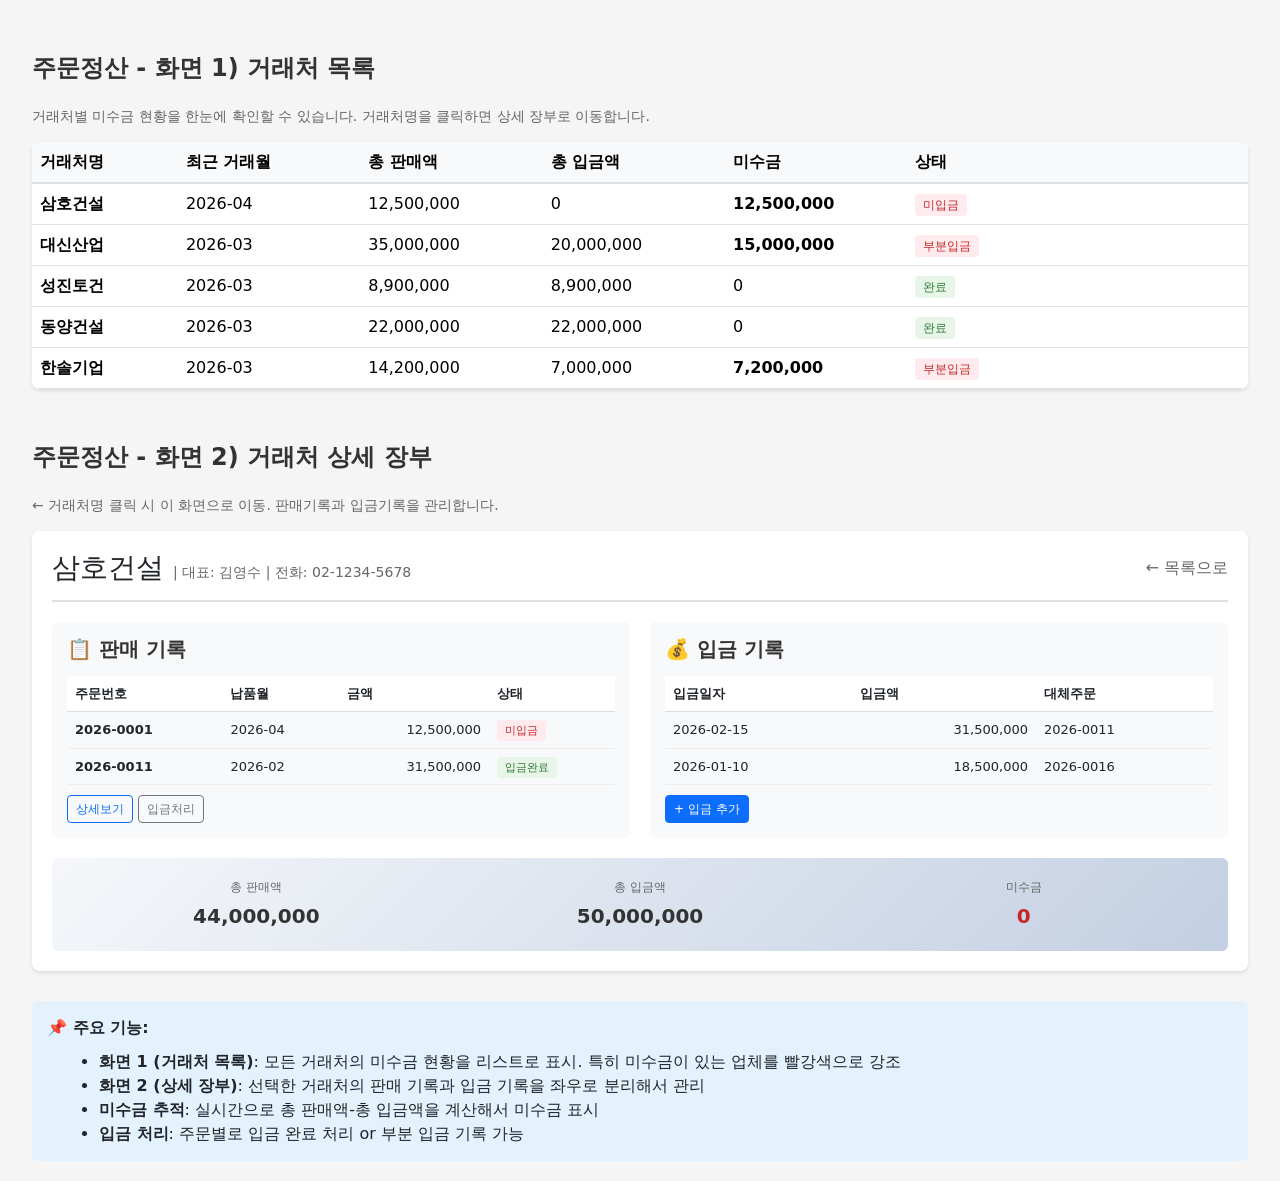
<file: pages/settlement_management.html>
<!DOCTYPE html>
<html lang="ko">
<head>
  <meta charset="UTF-8">
  <meta name="viewport" content="width=device-width, initial-scale=1.0">
  <title>주문정산 - 화면 프로토타입</title>
  <link href="https://cdn.jsdelivr.net/npm/bootstrap@5.3.2/dist/css/bootstrap.min.css" rel="stylesheet">
  <style>
    body { background: #f5f5f5; padding: 20px; }
    .container-fluid { max-width: 1400px; margin: 0 auto; }
    .proto-title { font-size: 24px; font-weight: bold; margin: 30px 0 20px 0; color: #333; }
    .proto-subtitle { font-size: 14px; color: #666; margin-bottom: 15px; }
    
    /* 거래처 목록 화면 */
    .settlement-list-table {
      background: white;
      border-radius: 8px;
      overflow: hidden;
      box-shadow: 0 2px 4px rgba(0,0,0,0.1);
    }
    .settlement-list-table table { margin-bottom: 0; }
    .settlement-list-table th { 
      background: #f8f9fa;
      font-weight: 600;
      border-bottom: 2px solid #dee2e6;
    }
    .settlement-list-table tr:hover { background: #f8f9fa; }
    .settlement-list-table td { vertical-align: middle; }
    .status-badge { font-size: 12px; padding: 4px 8px; border-radius: 4px; }
    .status-unpaid { background: #ffebee; color: #c62828; }
    .status-paid { background: #e8f5e9; color: #2e7d32; }
    .amount-unpaid { color: #c62828; font-weight: 600; }
    .cursor-pointer { cursor: pointer; }
    
    /* 상세 장부 화면 */
    .settlement-detail { background: white; border-radius: 8px; padding: 20px; box-shadow: 0 2px 4px rgba(0,0,0,0.1); }
    .settlement-header { 
      display: flex; 
      justify-content: space-between; 
      align-items: center;
      padding-bottom: 15px;
      border-bottom: 2px solid #e0e0e0;
      margin-bottom: 20px;
    }
    .settlement-header h3 { margin: 0; }
    .back-btn { cursor: pointer; color: #666; }
    
    .settlement-content { display: grid; grid-template-columns: 1fr 1fr; gap: 20px; margin-bottom: 20px; }
    .settlement-section { background: #f8f9fa; border-radius: 6px; padding: 15px; }
    .settlement-section h5 { font-weight: 600; margin-bottom: 15px; color: #333; }
    
    .settlement-summary {
      background: linear-gradient(135deg, #f5f7fa 0%, #c3cfe2 100%);
      border-radius: 6px;
      padding: 20px;
      display: grid;
      grid-template-columns: repeat(3, 1fr);
      gap: 15px;
    }
    .summary-item { text-align: center; }
    .summary-label { font-size: 12px; color: #666; margin-bottom: 5px; }
    .summary-value { font-size: 20px; font-weight: 700; color: #333; }
    .summary-unpaid { color: #c62828; }
    
    .mini-table { font-size: 13px; width: 100%; }
    .mini-table th { background: white; font-weight: 600; border-bottom: 1px solid #ddd; padding: 8px; }
    .mini-table td { padding: 8px; border-bottom: 1px solid #eee; }
    .mini-table tr:hover { background: white; }
    
    .btn-group-demo { margin-top: 10px; display: flex; gap: 5px; }
    .btn-group-demo button { font-size: 12px; padding: 4px 8px; }
  </style>
</head>
<body>
  <div class="container-fluid">
    <!-- 화면 1: 거래처 목록 -->
    <div class="proto-title">주문정산 - 화면 1) 거래처 목록</div>
    <div class="proto-subtitle">거래처별 미수금 현황을 한눈에 확인할 수 있습니다. 거래처명을 클릭하면 상세 장부로 이동합니다.</div>
    
    <div class="settlement-list-table">
      <table class="table table-hover">
        <thead>
          <tr>
            <th style="width: 12%;">거래처명</th>
            <th style="width: 15%;">최근 거래월</th>
            <th style="width: 15%;">총 판매액</th>
            <th style="width: 15%;">총 입금액</th>
            <th style="width: 15%;">미수금</th>
            <th style="width: 28%;">상태</th>
          </tr>
        </thead>
        <tbody>
          <tr class="cursor-pointer" style="background: #fff3e0;">
            <td><strong>삼호건설</strong></td>
            <td>2026-04</td>
            <td>12,500,000</td>
            <td>0</td>
            <td class="amount-unpaid">12,500,000</td>
            <td><span class="status-badge status-unpaid">미입금</span></td>
          </tr>
          <tr class="cursor-pointer" style="background: #f3e5f5;">
            <td><strong>대신산업</strong></td>
            <td>2026-03</td>
            <td>35,000,000</td>
            <td>20,000,000</td>
            <td class="amount-unpaid">15,000,000</td>
            <td><span class="status-badge status-unpaid">부분입금</span></td>
          </tr>
          <tr class="cursor-pointer">
            <td><strong>성진토건</strong></td>
            <td>2026-03</td>
            <td>8,900,000</td>
            <td>8,900,000</td>
            <td>0</td>
            <td><span class="status-badge status-paid">완료</span></td>
          </tr>
          <tr class="cursor-pointer">
            <td><strong>동양건설</strong></td>
            <td>2026-03</td>
            <td>22,000,000</td>
            <td>22,000,000</td>
            <td>0</td>
            <td><span class="status-badge status-paid">완료</span></td>
          </tr>
          <tr class="cursor-pointer">
            <td><strong>한솔기업</strong></td>
            <td>2026-03</td>
            <td>14,200,000</td>
            <td>7,000,000</td>
            <td class="amount-unpaid">7,200,000</td>
            <td><span class="status-badge status-unpaid">부분입금</span></td>
          </tr>
        </tbody>
      </table>
    </div>

    <!-- 화면 2: 상세 장부 -->
    <div class="proto-title" style="margin-top: 50px;">주문정산 - 화면 2) 거래처 상세 장부</div>
    <div class="proto-subtitle">← 거래처명 클릭 시 이 화면으로 이동. 판매기록과 입금기록을 관리합니다.</div>

    <div class="settlement-detail">
      <!-- 거래처 정보 헤더 -->
      <div class="settlement-header">
        <div>
          <h3>삼호건설 <span style="font-size: 14px; color: #666; font-weight: 400;">| 대표: 김영수 | 전화: 02-1234-5678</span></h3>
        </div>
        <div class="back-btn" onclick="alert('목록으로 돌아갑니다.');">← 목록으로</div>
      </div>

      <!-- 판매 기록 & 입금 기록 -->
      <div class="settlement-content">
        <!-- 좌측: 판매 기록 -->
        <div>
          <div class="settlement-section">
            <h5>📋 판매 기록</h5>
            <table class="mini-table">
              <thead>
                <tr>
                  <th>주문번호</th>
                  <th>납품월</th>
                  <th>금액</th>
                  <th>상태</th>
                </tr>
              </thead>
              <tbody>
                <tr>
                  <td><strong>2026-0001</strong></td>
                  <td>2026-04</td>
                  <td style="text-align:right;">12,500,000</td>
                  <td><span class="status-badge status-unpaid" style="font-size:11px;">미입금</span></td>
                </tr>
                <tr>
                  <td><strong>2026-0011</strong></td>
                  <td>2026-02</td>
                  <td style="text-align:right;">31,500,000</td>
                  <td><span class="status-badge status-paid" style="font-size:11px;">입금완료</span></td>
                </tr>
              </tbody>
            </table>
            <div class="btn-group-demo">
              <button class="btn btn-sm btn-outline-primary">상세보기</button>
              <button class="btn btn-sm btn-outline-secondary">입금처리</button>
            </div>
          </div>
        </div>

        <!-- 우측: 입금 기록 -->
        <div>
          <div class="settlement-section">
            <h5>💰 입금 기록</h5>
            <table class="mini-table">
              <thead>
                <tr>
                  <th>입금일자</th>
                  <th>입금액</th>
                  <th>대체주문</th>
                </tr>
              </thead>
              <tbody>
                <tr>
                  <td>2026-02-15</td>
                  <td style="text-align:right;">31,500,000</td>
                  <td>2026-0011</td>
                </tr>
                <tr>
                  <td>2026-01-10</td>
                  <td style="text-align:right;">18,500,000</td>
                  <td>2026-0016</td>
                </tr>
              </tbody>
            </table>
            <div class="btn-group-demo">
              <button class="btn btn-sm btn-primary">+ 입금 추가</button>
            </div>
          </div>
        </div>
      </div>

      <!-- 하단: 요약 정보 -->
      <div class="settlement-summary">
        <div class="summary-item">
          <div class="summary-label">총 판매액</div>
          <div class="summary-value">44,000,000</div>
        </div>
        <div class="summary-item">
          <div class="summary-label">총 입금액</div>
          <div class="summary-value">50,000,000</div>
        </div>
        <div class="summary-item">
          <div class="summary-label">미수금</div>
          <div class="summary-value summary-unpaid">0</div>
        </div>
      </div>
    </div>

    <!-- 설명 -->
    <div style="background: #e3f2fd; border-radius: 6px; padding: 15px; margin-top: 30px;">
      <strong>📌 주요 기능:</strong>
      <ul style="margin: 10px 0 0 20px;">
        <li><strong>화면 1 (거래처 목록)</strong>: 모든 거래처의 미수금 현황을 리스트로 표시. 특히 미수금이 있는 업체를 빨강색으로 강조</li>
        <li><strong>화면 2 (상세 장부)</strong>: 선택한 거래처의 판매 기록과 입금 기록을 좌우로 분리해서 관리</li>
        <li><strong>미수금 추적</strong>: 실시간으로 총 판매액-총 입금액을 계산해서 미수금 표시</li>
        <li><strong>입금 처리</strong>: 주문별로 입금 완료 처리 or 부분 입금 기록 가능</li>
      </ul>
    </div>
  </div>
</body>
</html>
</file>
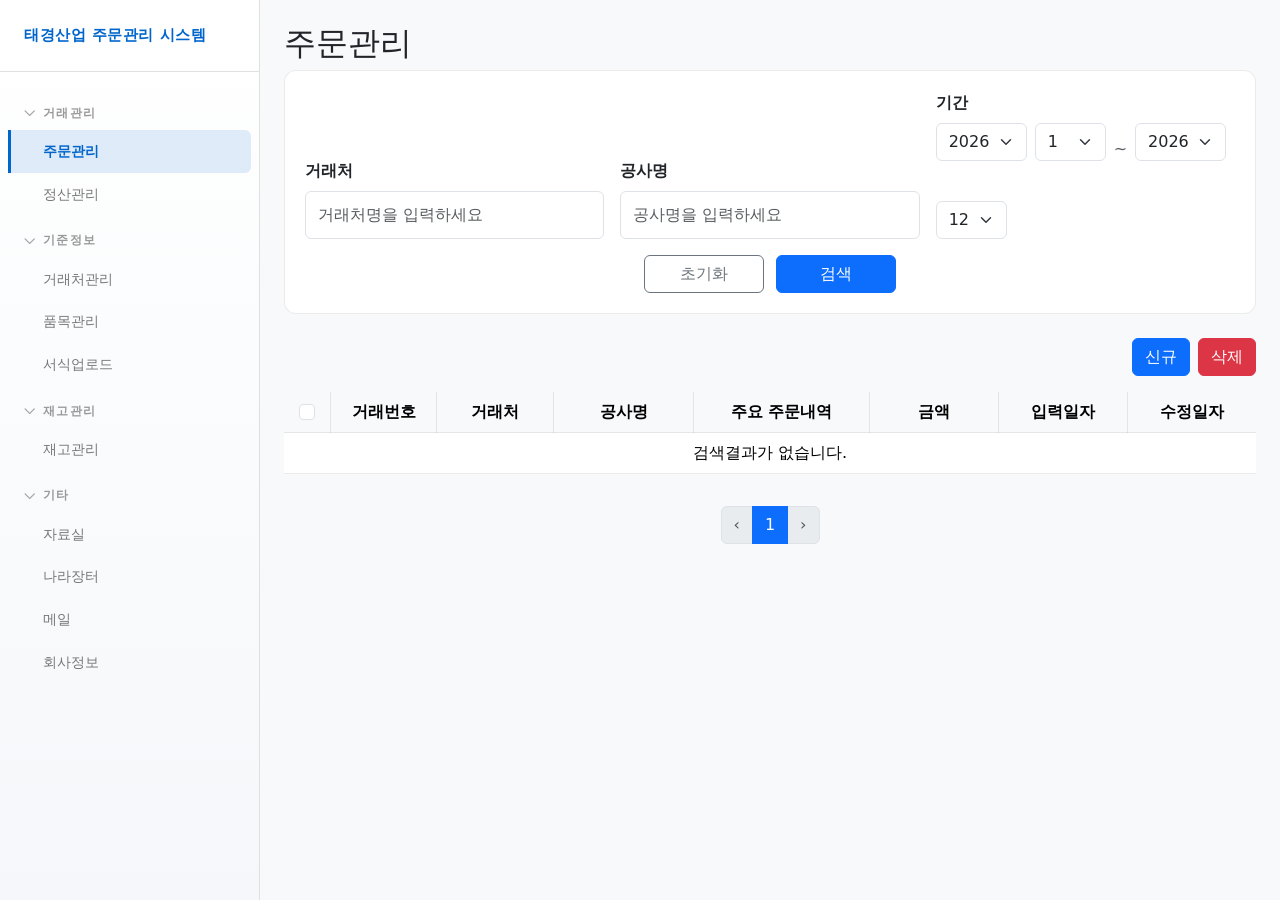
<file: pages/transaction_list.html>
<!DOCTYPE html>
<html lang="ko">
<head>
  <meta charset="UTF-8">
  <meta name="viewport" content="width=device-width, initial-scale=1.0">
  <title>주문관리</title>
  <link href="https://cdn.jsdelivr.net/npm/bootstrap@5.3.2/dist/css/bootstrap.min.css" rel="stylesheet">
  <link rel="stylesheet" href="../css/style.css">
  <style>
    .transaction-list-page .search-panel {
      background: #fff;
      border: 1px solid rgba(0,0,0,0.08);
      border-radius: 0.75rem;
      padding: 1.25rem;
      margin-bottom: 1.5rem;
    }
    .transaction-list-page .search-panel .form-control {
      min-height: 48px;
    }
    .transaction-list-page .search-controls {
      display: flex;
      justify-content: center;
      gap: 0.75rem;
      margin-top: 1rem;
    }
    .transaction-list-page .search-controls button {
      min-width: 120px;
    }
    .transaction-list-table {
      table-layout: fixed;
      width: 100%;
    }
    .transaction-list-table th,
    .transaction-list-table td {
      vertical-align: middle;
      border-color: rgba(0, 0, 0, 0.08);
      border-right: 1px solid rgba(0,0,0,0.08);
      word-wrap: break-word;
      overflow-wrap: break-word;
    }
    .transaction-list-table th:nth-child(1),
    .transaction-list-table td:nth-child(1) {
      width: 40px;
    }
    .transaction-list-table th:nth-child(2),
    .transaction-list-table td:nth-child(2) {
      width: 90px;
    }
    .transaction-list-table th:nth-child(3),
    .transaction-list-table td:nth-child(3) {
      width: 100px;
    }
    .transaction-list-table th:nth-child(4),
    .transaction-list-table td:nth-child(4) {
      width: 120px;
    }
    .transaction-list-table th:nth-child(5),
    .transaction-list-table td:nth-child(5) {
      width: 150px;
    }
    .transaction-list-table th:nth-child(6),
    .transaction-list-table td:nth-child(6) {
      width: 110px;
    }
    .transaction-list-table th:nth-child(7),
    .transaction-list-table td:nth-child(7) {
      width: 110px;
    }
    .transaction-list-table th:nth-child(8),
    .transaction-list-table td:nth-child(8) {
      width: 110px;
    }
    .transaction-list-table th:last-child,
    .transaction-list-table td:last-child {
      border-right: none;
    }
    .transaction-list-table th {
      text-align: center;
      background: #f8f9fa;
      font-weight: 600;
    }
    .transaction-list-table td {
      text-align: center;
    }
    .transaction-list-table td.project-col {
      text-align: left;
    }
    .transaction-list-table td.amount-col {
      text-align: right;
    }
    .transaction-list-page .page-header {
      display: flex;
      justify-content: space-between;
      align-items: center;
      margin-bottom: 1rem;
    }
    .customer-suggestions {
      position: absolute;
      z-index: 10;
      width: 100%;
      background: #fff;
      border: 1px solid #ddd;
      border-radius: 0.25rem;
      max-height: 220px;
      overflow-y: auto;
      display: none;
    }
    .customer-suggestions.show {
      display: block;
    }
    .customer-suggestions li {
      padding: 0.5rem 0.75rem;
      cursor: pointer;
    }
    .customer-suggestions li:hover {
      background: #f8f9fa;
    }
    .transaction-list-table tbody tr {
      cursor: pointer;
    }
    .transaction-list-table tbody tr:hover {
      background: #f1f3f5;
    }
  </style>
</head>
<body>
  <div class="sidebar">
    <div class="sidebar-brand">
      <a href="../index.html">태경산업 주문관리 시스템</a>
    </div>
    <div class="sidebar-category" data-toggle><span class="cat-toggle">⌵</span>거래관리</div>
    <ul class="sidebar-nav sidebar-sub">
      <li class="nav-item"><a class="nav-link active" href="transaction_list.html">주문관리</a></li>
      <li class="nav-item"><a class="nav-link" href="transaction_settlement.html">정산관리</a></li>
    </ul>
    <div class="sidebar-category" data-toggle><span class="cat-toggle">⌵</span>기준정보</div>
    <ul class="sidebar-nav sidebar-sub">
      <li class="nav-item"><a class="nav-link" href="customer_list.html">거래처관리</a></li>
      <li class="nav-item"><a class="nav-link" href="item_list.html">품목관리</a></li>
      <li class="nav-item"><a class="nav-link" href="form_upload.html">서식업로드</a></li>
    </ul>
    <div class="sidebar-category" data-toggle><span class="cat-toggle">⌵</span>재고관리</div>
    <ul class="sidebar-nav sidebar-sub">
      <li class="nav-item"><a class="nav-link" href="inventory_list.html">재고관리</a></li>
    </ul>
    <div class="sidebar-category" data-toggle><span class="cat-toggle">⌵</span>기타</div>
    <ul class="sidebar-nav sidebar-sub">
      <li class="nav-item"><a class="nav-link" href="document_list.html">자료실</a></li>
      <li class="nav-item"><a class="nav-link" href="https://www.g2b.go.kr" target="_blank" rel="noopener">나라장터</a></li>
      <li class="nav-item"><a class="nav-link" href="https://mail.naver.com" target="_blank" rel="noopener">메일</a></li>
      <li class="nav-item"><a class="nav-link" href="company_info.html">회사정보</a></li>
    </ul>
  </div>
  <main class="main-content transaction-list-page">
    <h2>주문관리</h2>

    <section class="search-panel mb-4">
      <form id="transaction-search-form" class="row g-3 align-items-end">
        <div class="col-md-4 position-relative">
          <label for="search-customer" class="form-label">거래처</label>
          <input type="text" id="search-customer" class="form-control" autocomplete="off" placeholder="거래처명을 입력하세요">
          <ul id="customer-suggestions" class="customer-suggestions list-group"></ul>
        </div>
        <div class="col-md-4">
          <label for="search-project" class="form-label">공사명</label>
          <input type="text" id="search-project" class="form-control" placeholder="공사명을 입력하세요">
        </div>
        <div class="col-md-4">
          <div class="row g-2">
            <div class="col-auto">
              <label for="search-from-year" class="form-label">기간</label>
              <select id="search-from-year" class="form-select">
                <option value="">년도</option>
              </select>
            </div>
            <div class="col-auto">
              <label class="form-label" style="visibility: hidden;">.</label>
              <select id="search-from-month" class="form-select">
                <option value="">월</option>
              </select>
            </div>
            <div class="col-auto d-flex align-items-end">
              <span class="text-muted">~</span>
            </div>
            <div class="col-auto">
              <label class="form-label" style="visibility: hidden;">.</label>
              <select id="search-to-year" class="form-select">
                <option value="">년도</option>
              </select>
            </div>
            <div class="col-auto">
              <label class="form-label" style="visibility: hidden;">.</label>
              <select id="search-to-month" class="form-select">
                <option value="">월</option>
              </select>
            </div>
          </div>
        </div>
        <div class="col-12 text-center search-controls">
          <button type="button" id="search-reset" class="btn btn-outline-secondary">초기화</button>
          <button type="submit" class="btn btn-primary">검색</button>
        </div>
      </form>
    </section>

    <section class="table-responsive">
      <div class="d-flex justify-content-end mb-3 gap-2">
        <button type="button" id="create-transaction-btn" class="btn btn-primary">신규</button>
        <button type="button" id="delete-transaction-btn" class="btn btn-danger">삭제</button>
      </div>
      <table class="table transaction-list-table">
        <thead>
          <tr>
            <th style="width: 40px;"><input type="checkbox" id="select-all-checkbox" class="form-check-input"></th>
            <th>거래번호</th>
            <th>거래처</th>
            <th>공사명</th>
            <th>주요 주문내역</th>
            <th>금액</th>
            <th>입력일자</th>
            <th>수정일자</th>
          </tr>
        </thead>
        <tbody id="transaction-table-body"></tbody>
      </table>
    </section>

    <nav class="pagination-container" aria-label="주문내역 페이지네이션">
      <ul class="pagination justify-content-center mb-0" id="transaction-pagination"></ul>
    </nav>
  </main>

  <!-- 삭제 확인 모달 -->
  <div class="modal fade" id="deleteConfirmModal" tabindex="-1" role="dialog" aria-labelledby="deleteConfirmLabel" aria-hidden="true">
    <div class="modal-dialog modal-dialog-centered" role="document">
      <div class="modal-content">
        <div class="modal-header">
          <h5 class="modal-title" id="deleteConfirmLabel">삭제 확인</h5>
          <button type="button" class="btn-close" data-bs-dismiss="modal" aria-label="Close"></button>
        </div>
        <div class="modal-body">
          <p id="deleteConfirmMessage">삭제하시겠습니까?</p>
        </div>
        <div class="modal-footer">
          <button type="button" class="btn btn-secondary" data-bs-dismiss="modal">취소</button>
          <button type="button" class="btn btn-danger" id="confirmDeleteBtn">삭제</button>
        </div>
      </div>
    </div>
  </div>

  <!-- 삭제 완료 모달 -->
  <div class="modal fade" id="deleteCompleteModal" tabindex="-1" role="dialog" aria-labelledby="deleteCompleteLabel" aria-hidden="true">
    <div class="modal-dialog modal-dialog-centered" role="document">
      <div class="modal-content">
        <div class="modal-header">
          <h5 class="modal-title" id="deleteCompleteLabel">알림</h5>
        </div>
        <div class="modal-body">
          <p>삭제가 완료되었습니다.</p>
        </div>
        <div class="modal-footer">
          <button type="button" class="btn btn-primary" id="deleteCompleteBtn" data-bs-dismiss="modal">확인</button>
        </div>
      </div>
    </div>
  </div>

  <script src="https://cdn.jsdelivr.net/npm/bootstrap@5.3.2/dist/js/bootstrap.bundle.min.js"></script>
  <script src="../js/app_config.js?v=20260420"></script>
  <script src="../js/script.js"></script>
  <script src="../js/db_sync.js?v=20260421"></script>
</body>
</html>
</file>
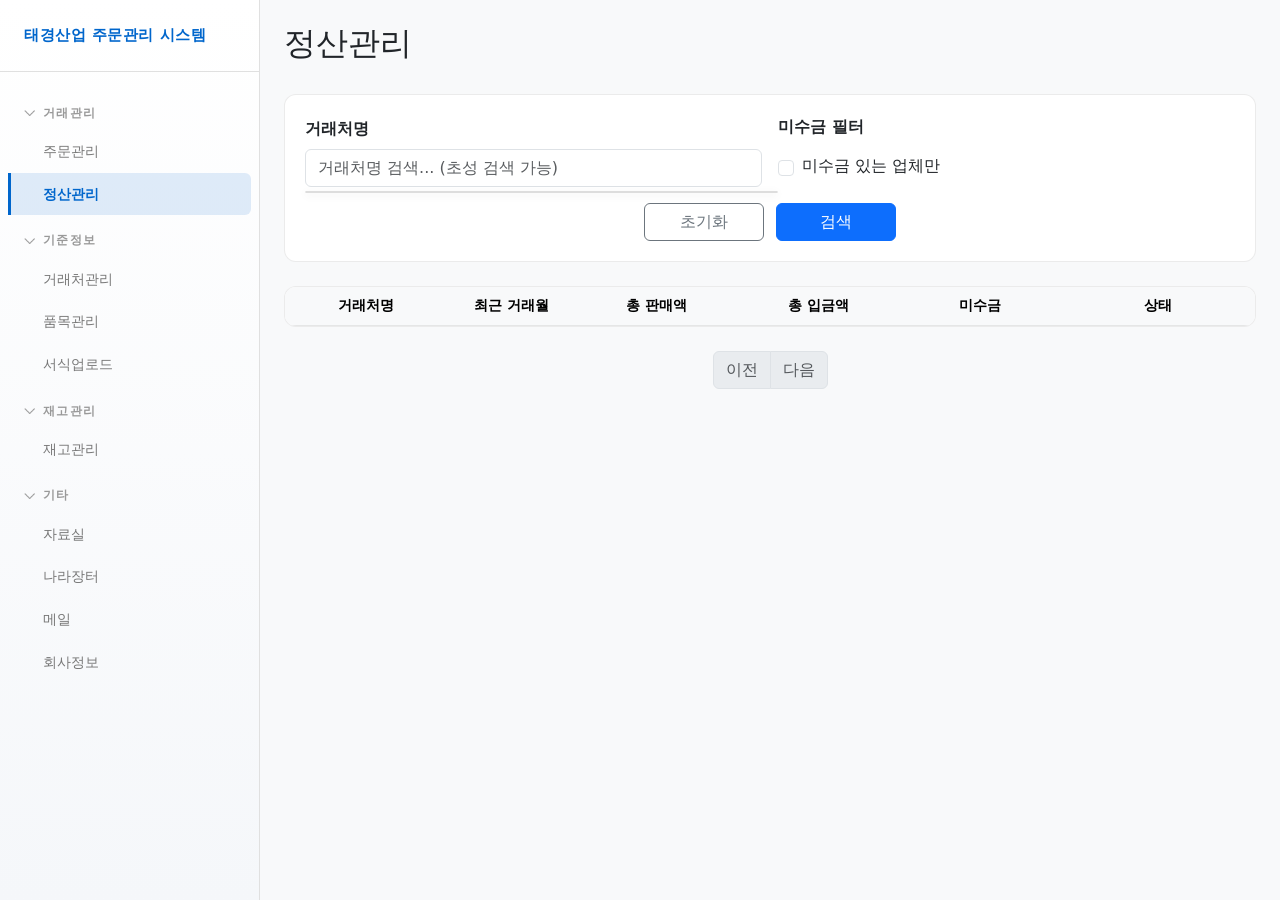
<file: pages/transaction_settlement.html>
<!DOCTYPE html>
<html lang="ko">
<head>
  <meta charset="UTF-8">
  <meta name="viewport" content="width=device-width, initial-scale=1.0">
  <title>정산관리</title>
  <link href="https://cdn.jsdelivr.net/npm/bootstrap@5.3.2/dist/css/bootstrap.min.css" rel="stylesheet">
  <link rel="stylesheet" href="../css/style.css">
  <style>
    .detail-header {
      display: flex;
      justify-content: space-between;
      align-items: center;
      margin-bottom: 1.5rem;
    }
    .settlement-list-table {
      background: #fff;
      border: 1px solid rgba(0,0,0,0.08);
      border-radius: 0.75rem;
      overflow: hidden;
    }
    .settlement-list-table table { 
      margin-bottom: 0;
      font-size: 0.9rem;
    }
    .settlement-list-table th { 
      background: #f8f9fa;
      font-weight: 600;
      border-color: rgba(0,0,0,0.08);
    }
    .settlement-list-table td {
      vertical-align: middle;
      border-color: rgba(0,0,0,0.08);
    }
    .settlement-list-table tbody tr:hover { 
      background: #f1f3f5;
      cursor: pointer;
    }
    .status-badge { 
      font-size: 11px; 
      padding: 4px 8px; 
      border-radius: 4px; 
      font-weight: 600;
      display: inline-block;
    }
    .status-unpaid { 
      background: #ffebee; 
      color: #c62828; 
    }
    .status-partial { 
      background: #fff3e0; 
      color: #e65100; 
    }
    .status-paid { 
      background: #e8f5e9; 
      color: #2e7d32; 
    }
    .amount-unpaid { 
      color: #c62828; 
      font-weight: 600; 
    }
    
    .settlement-detail {
      background: #fff;
      border: 1px solid rgba(0,0,0,0.08);
      border-radius: 0.75rem;
      padding: 1.5rem;
      display: none;
    }
    .settlement-detail.active {
      display: block;
    }
    .settlement-header {
      display: flex;
      justify-content: space-between;
      align-items: center;
      padding-bottom: 1rem;
      border-bottom: 2px solid #e0e0e0;
      margin-bottom: 1.5rem;
    }
    .settlement-header h3 { 
      margin: 0; 
      font-weight: 600;
    }
    .back-btn { 
      cursor: pointer; 
      color: #0066cc;
      font-weight: 500;
    }
    .back-btn:hover { 
      text-decoration: underline;
    }
    
    .settlement-content { 
      display: grid; 
      grid-template-columns: 1fr 1fr; 
      gap: 1.5rem; 
      margin-bottom: 1.5rem;
    }
    .settlement-section { 
      background: #f8f9fa; 
      border-radius: 0.5rem; 
      padding: 1rem; 
      border: 1px solid rgba(0,0,0,0.08);
    }
    .settlement-section h5 { 
      font-weight: 600; 
      margin-bottom: 1rem; 
      color: #333;
      font-size: 0.95rem;
    }
    
    .settlement-summary {
      background: linear-gradient(135deg, #f5f7fa 0%, #c3cfe2 100%);
      border-radius: 0.5rem;
      padding: 1.5rem;
      display: grid;
      grid-template-columns: repeat(3, 1fr);
      gap: 1rem;
    }
    .summary-item { 
      text-align: center; 
    }
    .summary-label { 
      font-size: 12px; 
      color: #666; 
      margin-bottom: 0.5rem;
      font-weight: 500;
    }
    .summary-value { 
      font-size: 20px; 
      font-weight: 700; 
      color: #333;
    }
    .summary-unpaid { 
      color: #c62828; 
    }
    
    .mini-table { 
      font-size: 0.85rem; 
      width: 100%; 
      border-collapse: collapse;
    }
    .mini-table th { 
      background: white; 
      font-weight: 600; 
      border-bottom: 1px solid #ddd; 
      padding: 0.75rem;
      text-align: center;
    }
    .mini-table td { 
      padding: 0.75rem;
      border-bottom: 1px solid #eee;
      text-align: center;
    }
    .mini-table td.left-align {
      text-align: left;
    }
    .mini-table td.right-align {
      text-align: right;
    }
    
    .btn-group-demo { 
      margin-top: 1rem; 
      display: flex; 
      gap: 0.5rem;
    }
    .btn-group-demo button { 
      font-size: 0.85rem;
      flex: 1;
    }

    .settlement-page .search-panel {
      background: #fff;
      border: 1px solid rgba(0,0,0,0.08);
      border-radius: 0.75rem;
      padding: 1.25rem;
      margin-bottom: 1.5rem;
    }

    .settlement-page .search-controls {
      display: flex;
      justify-content: center;
      gap: 0.75rem;
      margin-top: 1rem;
    }

    .settlement-page .search-controls button {
      min-width: 120px;
    }

    .settlement-search-wrapper {
      position: relative;
    }

    #settlementSuggestions {
      position: absolute;
      background: white;
      border: 1px solid #ddd;
      border-radius: 4px;
      width: 100%;
      max-height: 200px;
      overflow-y: auto;
      margin-top: 4px;
      z-index: 1000;
      box-shadow: 0 2px 8px rgba(0,0,0,0.1);
    }

    #settlementSuggestions > div {
      padding: 8px 12px;
      cursor: pointer;
      border-bottom: 1px solid #eee;
      transition: background-color 0.1s;
    }

    #settlementSuggestions > div:last-child {
      border-bottom: none;
    }

    #settlementSuggestions > div:hover {
      background-color: #f5f5f5;
    }

    .payment-order-selector {
      border: 1px solid #dee2e6;
      border-radius: 0.375rem;
      max-height: 200px;
      overflow-y: auto;
      padding: 0.5rem;
      background: #fff;
    }

    .payment-order-item {
      display: flex;
      align-items: center;
      justify-content: space-between;
      gap: 0.5rem;
      padding: 0.35rem 0.25rem;
      border-bottom: 1px solid #f1f3f5;
    }

    .payment-order-item:last-child {
      border-bottom: none;
    }

    .payment-order-main {
      display: flex;
      align-items: center;
      gap: 0.5rem;
      min-width: 0;
    }

    .payment-order-code {
      font-weight: 600;
      font-size: 0.9rem;
    }

    .payment-order-amount {
      color: #c62828;
      font-size: 0.82rem;
      white-space: nowrap;
    }

    .payment-order-actions {
      display: flex;
      justify-content: space-between;
      margin-bottom: 0.4rem;
      gap: 0.5rem;
    }

    .payment-order-empty {
      color: #666;
      font-size: 0.85rem;
      padding: 0.5rem;
      text-align: center;
    }

    @media (max-width: 992px) {
      .settlement-content { 
        grid-template-columns: 1fr;
      }
      .settlement-summary {
        grid-template-columns: 1fr;
      }
    }
  </style>
</head>
<body class="settlement-page">
  <div class="sidebar">
    <div class="sidebar-brand">
      <a href="../index.html">태경산업 주문관리 시스템</a>
    </div>
    <div class="sidebar-category" data-toggle><span class="cat-toggle">⌵</span>거래관리</div>
    <ul class="sidebar-nav sidebar-sub">
      <li class="nav-item"><a class="nav-link" href="transaction_list.html">주문관리</a></li>
      <li class="nav-item"><a class="nav-link active" href="transaction_settlement.html">정산관리</a></li>
    </ul>
    <div class="sidebar-category" data-toggle><span class="cat-toggle">⌵</span>기준정보</div>
    <ul class="sidebar-nav sidebar-sub">
      <li class="nav-item"><a class="nav-link" href="customer_list.html">거래처관리</a></li>
      <li class="nav-item"><a class="nav-link" href="item_list.html">품목관리</a></li>
      <li class="nav-item"><a class="nav-link" href="form_upload.html">서식업로드</a></li>
    </ul>
    <div class="sidebar-category" data-toggle><span class="cat-toggle">⌵</span>재고관리</div>
    <ul class="sidebar-nav sidebar-sub">
      <li class="nav-item"><a class="nav-link" href="inventory_list.html">재고관리</a></li>
    </ul>
    <div class="sidebar-category" data-toggle><span class="cat-toggle">⌵</span>기타</div>
    <ul class="sidebar-nav sidebar-sub">
      <li class="nav-item"><a class="nav-link" href="document_list.html">자료실</a></li>
      <li class="nav-item"><a class="nav-link" href="https://www.g2b.go.kr" target="_blank" rel="noopener">나라장터</a></li>
      <li class="nav-item"><a class="nav-link" href="https://mail.naver.com" target="_blank" rel="noopener">메일</a></li>
      <li class="nav-item"><a class="nav-link" href="company_info.html">회사정보</a></li>
    </ul>
  </div>

  <main class="main-content">
    <!-- 거래처 목록 화면 -->
    <div id="settlementListView" class="active">
      <div class="detail-header">
        <h2>정산관리</h2>
      </div>

      <!-- 검색 폼 -->
      <section class="search-panel">
        <form id="settlement-search-form" class="row g-3 align-items-end">
          <div class="col-12 col-lg-6 settlement-search-wrapper">
            <label for="settlementSearchCustomer" class="form-label">거래처명</label>
            <input type="text" class="form-control" id="settlementSearchCustomer" placeholder="거래처명 검색... (초성 검색 가능)" autocomplete="off">
            <div id="settlementSuggestions"></div>
          </div>
          <div class="col-12 col-lg-3">
            <label class="form-label">미수금 필터</label>
            <div class="form-check" style="min-height: 38px; display: flex; align-items: center;">
              <input class="form-check-input" type="checkbox" id="settlementOnlyUnpaid">
              <label class="form-check-label ms-2" for="settlementOnlyUnpaid">미수금 있는 업체만</label>
            </div>
          </div>
          <div class="col-12 search-controls">
            <button type="button" class="btn btn-outline-secondary" id="settlementSearchReset">초기화</button>
            <button type="submit" class="btn btn-primary" id="settlementSearchBtn">검색</button>
          </div>
        </form>
      </section>

      <div class="settlement-list-table">
        <table class="table table-hover">
          <thead>
            <tr>
              <th style="width: 15%;">거래처명</th>
              <th style="width: 12%;">최근 거래월</th>
              <th style="width: 15%;">총 판매액</th>
              <th style="width: 15%;">총 입금액</th>
              <th style="width: 15%;">미수금</th>
              <th style="width: 18%;">상태</th>
            </tr>
          </thead>
          <tbody id="settlementListBody"></tbody>
        </table>
      </div>

      <!-- 페이지네이션 -->
      <nav aria-label="Page navigation" style="margin-top: 1.5rem; text-align: center;">
        <ul class="pagination" id="settlementPagination" style="justify-content: center; display: flex;"></ul>
      </nav>
    </div>

    <!-- 거래처 상세 장부 화면 -->
    <div id="settlementDetailView" class="settlement-detail">
      <div class="settlement-header">
        <div>
          <h3 id="detailCustomerName"></h3>
          <div id="detailCustomerInfo" style="font-size: 13px; color: #666; margin-top: 5px;"></div>
        </div>
        <div class="back-btn" id="backBtn">← 목록으로</div>
      </div>

      <div class="settlement-content">
        <!-- 판매 기록 -->
        <div>
          <div class="settlement-section">
            <h5>📋 판매 기록</h5>
            <table class="mini-table">
              <thead>
                <tr>
                  <th>주문번호</th>
                  <th>납품월</th>
                  <th>금액</th>
                  <th>상태</th>
                </tr>
              </thead>
              <tbody id="saleRecordsBody"></tbody>
            </table>
          </div>
        </div>

        <!-- 입금 기록 -->
        <div>
          <div class="settlement-section">
            <h5>💰 입금 기록</h5>
            <table class="mini-table">
              <thead>
                <tr>
                  <th>입금일자</th>
                  <th>입금액</th>
                  <th>대체주문</th>
                </tr>
              </thead>
              <tbody id="paymentRecordsBody"></tbody>
            </table>
            <div class="btn-group-demo">
              <button class="btn btn-sm btn-primary" id="addPaymentBtn">+ 입금 기록 추가</button>
            </div>
          </div>
        </div>
      </div>

      <!-- 요약 정보 -->
      <div class="settlement-summary">
        <div class="summary-item">
          <div class="summary-label">총 판매액</div>
          <div class="summary-value" id="totalSaleAmount">0</div>
        </div>
        <div class="summary-item">
          <div class="summary-label">총 입금액</div>
          <div class="summary-value" id="totalPaidAmount">0</div>
        </div>
        <div class="summary-item">
          <div class="summary-label">미수금</div>
          <div class="summary-value summary-unpaid" id="unpaidAmount">0</div>
        </div>
      </div>
    </div>
  </main>

  <!-- 입금 추가 모달 -->
  <div class="modal fade" id="paymentModal" tabindex="-1" role="dialog" aria-hidden="true">
    <div class="modal-dialog modal-dialog-centered" role="document">
      <div class="modal-content">
        <div class="modal-header">
          <h5 class="modal-title">입금 기록 추가</h5>
          <button type="button" class="btn-close" data-bs-dismiss="modal"></button>
        </div>
        <div class="modal-body">
          <div class="mb-3">
            <label for="paymentDate" class="form-label">입금일자</label>
            <input type="date" class="form-control" id="paymentDate">
          </div>
          <div class="mb-3">
            <label for="paymentAmount" class="form-label">입금액</label>
            <input type="number" class="form-control" id="paymentAmount" placeholder="미입력 시 대체주문 잔액 합계 자동입력">
            <div class="form-text">입금액을 비워두면 대체 주문의 미수 잔액 합계가 자동 반영됩니다.</div>
          </div>
          <div class="mb-3">
            <label class="form-label">대체 주문 (선택)</label>
            <div class="payment-order-actions">
              <button type="button" class="btn btn-sm btn-outline-secondary" id="selectAllPaymentOrdersBtn">전체선택</button>
              <button type="button" class="btn btn-sm btn-outline-secondary" id="clearPaymentOrdersBtn">선택해제</button>
            </div>
            <div id="paymentOrdersSelector" class="payment-order-selector"></div>
            <div class="form-text">입금 대상 주문을 선택하세요. 선택한 주문들에 자동 배분됩니다.</div>
          </div>
        </div>
        <div class="modal-footer">
          <button type="button" class="btn btn-secondary" data-bs-dismiss="modal">취소</button>
          <button type="button" class="btn btn-primary" id="savePaymentBtn">저장</button>
        </div>
      </div>
    </div>
  </div>

  <!-- 입금 저장 확인 모달 -->
  <div class="modal fade" id="paymentConfirmModal" tabindex="-1" role="dialog" aria-labelledby="paymentConfirmLabel" aria-hidden="true">
    <div class="modal-dialog modal-dialog-centered" role="document">
      <div class="modal-content">
        <div class="modal-header">
          <h5 class="modal-title" id="paymentConfirmLabel">확인</h5>
          <button type="button" class="btn-close" data-bs-dismiss="modal" aria-label="Close"></button>
        </div>
        <div class="modal-body">
          입금 기록을 저장하시겠습니까?
        </div>
        <div class="modal-footer">
          <button type="button" class="btn btn-secondary" data-bs-dismiss="modal">취소</button>
          <button type="button" class="btn btn-primary" id="paymentConfirmBtn">저장</button>
        </div>
      </div>
    </div>
  </div>

  <!-- 입금 저장 완료 모달 -->
  <div class="modal fade" id="paymentSaveModal" tabindex="-1" role="dialog" aria-labelledby="paymentSaveLabel" aria-hidden="true">
    <div class="modal-dialog modal-dialog-centered" role="document">
      <div class="modal-content">
        <div class="modal-header">
          <h5 class="modal-title" id="paymentSaveLabel">알림</h5>
        </div>
        <div class="modal-body">
          입금 기록이 저장되었습니다.
        </div>
        <div class="modal-footer">
          <button type="button" class="btn btn-primary" id="paymentSaveBtn" data-bs-dismiss="modal">확인</button>
        </div>
      </div>
    </div>
  </div>

  <script src="https://cdn.jsdelivr.net/npm/bootstrap@5.3.2/dist/js/bootstrap.bundle.min.js"></script>
  <script src="../js/app_config.js?v=20260420"></script>
  <script src="../js/db_sync.js?v=20260421"></script>
  <script>
    // 초성 검색 함수
    function getChosung(text) {
      const chosung = [
        'ㄱ','ㄲ','ㄴ','ㄷ','ㄸ','ㄹ','ㅁ','ㅂ','ㅃ','ㅅ','ㅆ','ㅇ','ㅈ','ㅉ','ㅊ','ㅋ','ㅌ','ㅍ','ㅎ'
      ];
      return Array.from(text).map(char => {
        const code = char.charCodeAt(0);
        if (code < 0xac00 || code > 0xd7a3) return char;
        const index = Math.floor((code - 0xac00) / 588);
        return chosung[index] || char;
      }).join('');
    }

    let settlementData = {};
    let currentCustomer = null;
    let currentPage = 1;
    const pageSize = 5;
    let filteredCustomers = [];
    let settlementSearchCustomer = '';
    let settlementOnlyUnpaid = false;
    const paymentModal = new bootstrap.Modal(document.getElementById('paymentModal'));
    const paymentConfirmModal = new bootstrap.Modal(document.getElementById('paymentConfirmModal'));
    const paymentSaveModal = new bootstrap.Modal(document.getElementById('paymentSaveModal'));
    let pendingPaymentData = {};

    function getOrderStatusText(balance) {
      if (!balance || balance.paid <= 0) return '미입금';
      if (balance.remaining <= 0) return '입금완료';
      return '부분입금';
    }

    function getOrderStatusClass(balance) {
      if (!balance || balance.paid <= 0) return 'status-unpaid';
      if (balance.remaining <= 0) return 'status-paid';
      return 'status-partial';
    }

    function computeOrderBalances(customerName, paymentsOverride) {
      const customerData = settlementData[customerName];
      const balances = {};
      if (!customerData) return balances;

      customerData.sales.forEach(sale => {
        balances[sale.orderId] = {
          total: sale.amount,
          paid: 0,
          remaining: sale.amount
        };
      });

      const paymentList = (paymentsOverride || customerData.payments || []).map(payment => ({
        date: payment.date,
        amount: Number(payment.amount) || 0,
        targetOrders: Array.isArray(payment.targetOrders) ? payment.targetOrders : [],
        allocations: Array.isArray(payment.allocations) ? payment.allocations : []
      }));

      paymentList.sort((a, b) => {
        const aDate = a.date || '';
        const bDate = b.date || '';
        return aDate.localeCompare(bDate);
      });

      paymentList.forEach(payment => {
        let allocations = payment.allocations;

        if (!allocations.length && payment.amount > 0) {
          let remainingAmount = payment.amount;
          const candidateOrders = (payment.targetOrders.length ? payment.targetOrders : customerData.sales.map(s => s.orderId))
            .filter(orderId => balances[orderId]);
          allocations = [];

          candidateOrders.forEach(orderId => {
            if (remainingAmount <= 0) return;
            const balance = balances[orderId];
            const orderRemaining = Math.max(0, balance.total - balance.paid);
            if (orderRemaining <= 0) return;
            const allocated = Math.min(orderRemaining, remainingAmount);
            if (allocated > 0) {
              allocations.push({ orderId, amount: allocated });
              remainingAmount -= allocated;
            }
          });
        }

        allocations.forEach(allocation => {
          const orderId = allocation.orderId;
          const allocatedAmount = Number(allocation.amount) || 0;
          if (!balances[orderId] || allocatedAmount <= 0) return;
          balances[orderId].paid += allocatedAmount;
        });
      });

      Object.keys(balances).forEach(orderId => {
        const balance = balances[orderId];
        balance.paid = Math.min(balance.paid, balance.total);
        balance.remaining = Math.max(0, balance.total - balance.paid);
      });

      return balances;
    }

    function createPaymentAllocation(customerName, targetOrders, requestedAmount) {
      const customerData = settlementData[customerName];
      if (!customerData) return { amount: 0, allocations: [] };

      const balances = computeOrderBalances(customerName);
      const normalizedTargets = targetOrders
        .map(orderId => orderId.trim())
        .filter(orderId => orderId && balances[orderId]);
      const uniqueTargets = [...new Set(normalizedTargets)];

      const candidateOrders = uniqueTargets.length
        ? uniqueTargets
        : customerData.sales.map(sale => sale.orderId).filter(orderId => balances[orderId] && balances[orderId].remaining > 0);

      const totalRemaining = candidateOrders.reduce((sum, orderId) => sum + (balances[orderId]?.remaining || 0), 0);
      const inputAmount = Number(requestedAmount) || 0;
      const amountToAllocate = inputAmount > 0 ? Math.min(inputAmount, totalRemaining) : totalRemaining;

      let left = amountToAllocate;
      const allocations = [];

      candidateOrders.forEach(orderId => {
        if (left <= 0) return;
        const remaining = balances[orderId]?.remaining || 0;
        if (remaining <= 0) return;
        const allocated = Math.min(remaining, left);
        if (allocated > 0) {
          allocations.push({ orderId, amount: allocated });
          left -= allocated;
        }
      });

      return {
        amount: amountToAllocate,
        allocations,
        normalizedTargets: uniqueTargets
      };
    }

    function getSelectedPaymentOrders() {
      return Array.from(document.querySelectorAll('.payment-order-checkbox:checked')).map(el => el.value);
    }

    function renderPaymentOrderSelector(customerName) {
      const selector = document.getElementById('paymentOrdersSelector');
      if (!selector) return;

      const balances = computeOrderBalances(customerName);
      const customerData = settlementData[customerName];
      if (!customerData || !customerData.sales || customerData.sales.length === 0) {
        selector.innerHTML = '<div class="payment-order-empty">선택 가능한 주문이 없습니다.</div>';
        return;
      }

      const rows = customerData.sales
        .map(sale => {
          const remaining = balances[sale.orderId]?.remaining || 0;
          return { orderId: sale.orderId, remaining };
        })
        .filter(row => row.remaining > 0)
        .sort((a, b) => a.orderId.localeCompare(b.orderId));

      if (!rows.length) {
        selector.innerHTML = '<div class="payment-order-empty">모든 주문이 입금완료 상태입니다.</div>';
        return;
      }

      selector.innerHTML = rows.map(row => `
        <label class="payment-order-item" for="order-check-${row.orderId}">
          <span class="payment-order-main">
            <input type="checkbox" class="form-check-input payment-order-checkbox" id="order-check-${row.orderId}" value="${row.orderId}" checked>
            <span class="payment-order-code">${row.orderId}</span>
          </span>
          <span class="payment-order-amount">미수 ${row.remaining.toLocaleString()}원</span>
        </label>
      `).join('');
    }

    function updateCustomerSummary(customerName) {
      const customerData = settlementData[customerName];
      if (!customerData) return;
      customerData.totalSale = customerData.sales.reduce((sum, s) => sum + s.amount, 0);
      customerData.totalPaid = customerData.payments.reduce((sum, p) => sum + (Number(p.amount) || 0), 0);
    }

    function syncTransactionPaymentStatus(customerName) {
      const balances = computeOrderBalances(customerName);
      const transactions = JSON.parse(localStorage.getItem('transactions') || '{}');
      let changed = false;

      Object.keys(transactions).forEach(orderId => {
        const order = transactions[orderId];
        if (!order || order.customer !== customerName || !balances[orderId]) return;
        const status = balances[orderId].remaining <= 0 ? 'paid' : (balances[orderId].paid > 0 ? 'partial' : 'unpaid');
        if (order.paymentStatus !== status) {
          order.paymentStatus = status;
          changed = true;
        }
      });

      if (changed) {
        localStorage.setItem('transactions', JSON.stringify(transactions));
      }

      if (settlementData[customerName]) {
        settlementData[customerName].sales = settlementData[customerName].sales.map(sale => {
          const balance = balances[sale.orderId];
          return {
            ...sale,
            status: balance ? (balance.remaining <= 0 ? 'paid' : (balance.paid > 0 ? 'partial' : 'unpaid')) : sale.status
          };
        });
      }
    }

    function initSettlement() {
      const savedPayments = JSON.parse(localStorage.getItem('payments') || '{}');
      const savedTransactions = JSON.parse(localStorage.getItem('transactions') || '{}');
      const customers = JSON.parse(localStorage.getItem('customers') || '[]');

      // 거래처리스트의 거래처 먼저 초기화
      customers.forEach(customer => {
        const customerName = customer.name;
        settlementData[customerName] = {
          ...customer,
          sales: [],
          payments: savedPayments[customerName] || [],
          totalSale: 0,
          totalPaid: 0
        };
      });

      // 주문 데이터에서 거래처를 추출하고, 없는 거래처는 자동 추가
      Object.keys(savedTransactions).forEach(orderId => {
        const order = savedTransactions[orderId];
        if (!settlementData[order.customer]) {
          // 거래처리스트에 없는 거래처를 동적으로 추가
          settlementData[order.customer] = {
            name: order.customer,
            sales: [],
            payments: savedPayments[order.customer] || [],
            totalSale: 0,
            totalPaid: 0
          };
        }
        
        const amount = order.items.reduce((sum, item) => {
          const supply = item.quantity * item.unitPrice;
          const tax = order.taxType === 'exclude' ? 0 : Math.round(supply * 0.1);
          return sum + supply + tax;
        }, 0);
        settlementData[order.customer].sales.push({
          orderId,
          month: order.deliveryMonth,
          amount: amount,
          status: order.paymentStatus || 'unpaid'
        });
      });

      Object.keys(settlementData).forEach(customerName => {
        const data = settlementData[customerName];
        data.totalSale = data.sales.reduce((sum, s) => sum + s.amount, 0);
        data.totalPaid = data.payments.reduce((sum, p) => sum + p.amount, 0);
        syncTransactionPaymentStatus(customerName);
        updateCustomerSummary(customerName);
      });

      applySettlementFilters();
      currentPage = 1;
      renderSettlementList();
      setupSearchListener();
    }

    function applySettlementFilters() {
      const allCustomers = Object.keys(settlementData).sort();
      const keyword = settlementSearchCustomer.trim();
      const queryUpper = keyword.toUpperCase();
      const queryChosung = getChosung(keyword).toUpperCase();

      filteredCustomers = allCustomers.filter(name => {
        const data = settlementData[name];
        const unpaid = data.totalSale - data.totalPaid;
        if (settlementOnlyUnpaid && unpaid <= 0) return false;

        if (!keyword) return true;

        const nameUpper = name.toUpperCase();
        const nameChosung = getChosung(name).toUpperCase();
        return nameUpper.includes(queryUpper) || nameChosung.includes(queryChosung);
      });
    }

    function renderSettlementList() {
      const tbody = document.getElementById('settlementListBody');
      const startIdx = (currentPage - 1) * pageSize;
      const endIdx = startIdx + pageSize;
      const pageCustomers = filteredCustomers.slice(startIdx, endIdx);
      
      tbody.innerHTML = pageCustomers.map(customerName => {
        const data = settlementData[customerName];
        const unpaid = data.totalSale - data.totalPaid;
        let statusBadge = '';
        let statusClass = '';

        if (unpaid === 0) {
          statusBadge = '완료';
          statusClass = 'status-paid';
        } else if (data.totalPaid === 0) {
          statusBadge = '미입금';
          statusClass = 'status-unpaid';
        } else {
          statusBadge = '부분입금';
          statusClass = 'status-partial';
        }

        const lastMonth = data.sales.length > 0 
          ? data.sales[data.sales.length - 1].month 
          : '-';

        return `
          <tr onclick="showDetailView('${customerName}')">
            <td><strong>${customerName}</strong></td>
            <td>${lastMonth}</td>
            <td>${data.totalSale.toLocaleString()}</td>
            <td>${data.totalPaid.toLocaleString()}</td>
            <td class="${unpaid > 0 ? 'amount-unpaid' : ''}">${unpaid.toLocaleString()}</td>
            <td><span class="status-badge ${statusClass}">${statusBadge}</span></td>
          </tr>
        `;
      }).join('');

      renderPagination();
    }

    function renderPagination() {
      const paginationElement = document.getElementById('settlementPagination');
      const totalPages = Math.ceil(filteredCustomers.length / pageSize);
      
      let html = '';
      
      // 이전 버튼
      if (currentPage > 1) {
        html += `<li class="page-item"><a class="page-link" href="#" onclick="goToPage(${currentPage - 1}); return false;">이전</a></li>`;
      } else {
        html += `<li class="page-item disabled"><span class="page-link">이전</span></li>`;
      }

      // 페이지 번호
      for (let i = 1; i <= totalPages; i++) {
        if (i === currentPage) {
          html += `<li class="page-item active"><span class="page-link">${i}</span></li>`;
        } else {
          html += `<li class="page-item"><a class="page-link" href="#" onclick="goToPage(${i}); return false;">${i}</a></li>`;
        }
      }

      // 다음 버튼
      if (currentPage < totalPages) {
        html += `<li class="page-item"><a class="page-link" href="#" onclick="goToPage(${currentPage + 1}); return false;">다음</a></li>`;
      } else {
        html += `<li class="page-item disabled"><span class="page-link">다음</span></li>`;
      }

      paginationElement.innerHTML = html;
    }

    function goToPage(page) {
      currentPage = page;
      renderSettlementList();
    }

    function setupSearchListener() {
      const searchForm = document.getElementById('settlement-search-form');
      const searchInput = document.getElementById('settlementSearchCustomer');
      const suggestionsDiv = document.getElementById('settlementSuggestions');
      const resetBtn = document.getElementById('settlementSearchReset');
      const onlyUnpaidCheckbox = document.getElementById('settlementOnlyUnpaid');

      searchInput.addEventListener('input', function() {
        const query = this.value.trim();
        const allCustomers = Object.keys(settlementData).sort();
        const queryChosung = getChosung(query).toUpperCase();
        
        if (!query) {
          suggestionsDiv.style.display = 'none';
        } else {
          // 자동완성 제안 표시
          const matches = allCustomers.filter(name => {
            const nameUpper = name.toUpperCase();
            const nameChosung = getChosung(name).toUpperCase();
            return nameUpper.includes(query.toUpperCase()) || 
                   nameChosung.includes(queryChosung);
          });

          if (matches.length > 0 && query.length > 0) {
            suggestionsDiv.innerHTML = matches.slice(0, 5).map(name => 
              `<div onclick="selectSuggestion('${name}')">${name}</div>`
            ).join('');
            suggestionsDiv.style.display = 'block';
          } else {
            suggestionsDiv.style.display = 'none';
          }
        }
      });

      searchForm.addEventListener('submit', (e) => {
        e.preventDefault();
        settlementSearchCustomer = searchInput.value;
        settlementOnlyUnpaid = onlyUnpaidCheckbox.checked;
        suggestionsDiv.style.display = 'none';
        applySettlementFilters();
        currentPage = 1;
        renderSettlementList();
      });

      // 검색 클릭했을 때 자동완성 숨기기
      searchInput.addEventListener('blur', () => {
        setTimeout(() => suggestionsDiv.style.display = 'none', 200);
      });

      // 자동완성 제안 표시 시 focus
      searchInput.addEventListener('focus', function() {
        if (this.value.trim() && filteredCustomers.length > 0) {
          suggestionsDiv.style.display = 'block';
        }
      });

      // 초기화 버튼
      resetBtn.addEventListener('click', () => {
        searchInput.value = '';
        onlyUnpaidCheckbox.checked = false;
        settlementSearchCustomer = '';
        settlementOnlyUnpaid = false;
        applySettlementFilters();
        currentPage = 1;
        suggestionsDiv.style.display = 'none';
        renderSettlementList();
      });
    }

    function selectSuggestion(name) {
      const searchInput = document.getElementById('settlementSearchCustomer');
      searchInput.value = name;
      document.getElementById('settlementSuggestions').style.display = 'none';
    }

    function showDetailView(customerName) {
      currentCustomer = customerName;
      const data = settlementData[customerName];
      updateCustomerSummary(customerName);
      const orderBalances = computeOrderBalances(customerName);

      document.getElementById('detailCustomerName').textContent = customerName;
      document.getElementById('detailCustomerInfo').innerHTML = 
        `대표: ${data.representative} | 전화: ${data.phone}`;

      const saleBody = document.getElementById('saleRecordsBody');
      saleBody.innerHTML = data.sales.map(sale => `
        <tr>
          <td>${sale.orderId}</td>
          <td>${sale.month}</td>
          <td class="right-align">${sale.amount.toLocaleString()}</td>
          <td>
            <span class="status-badge ${getOrderStatusClass(orderBalances[sale.orderId])}" style="font-size:10px;">
              ${getOrderStatusText(orderBalances[sale.orderId])}
            </span>
          </td>
        </tr>
      `).join('') || '<tr><td colspan="4" class="text-center">거래 기록이 없습니다.</td></tr>';

      const paymentBody = document.getElementById('paymentRecordsBody');
      paymentBody.innerHTML = data.payments.map(payment => `
        <tr>
          <td>${payment.date}</td>
          <td class="right-align">${payment.amount.toLocaleString()}</td>
          <td>${payment.targetOrders.join(', ')}</td>
        </tr>
      `).join('') || '<tr><td colspan="3" class="text-center">입금 기록이 없습니다.</td></tr>';

      const unpaid = data.totalSale - data.totalPaid;
      document.getElementById('totalSaleAmount').textContent = data.totalSale.toLocaleString();
      document.getElementById('totalPaidAmount').textContent = data.totalPaid.toLocaleString();
      document.getElementById('unpaidAmount').textContent = unpaid.toLocaleString();

      document.getElementById('settlementListView').classList.remove('active');
      document.getElementById('settlementDetailView').classList.add('active');
    }

    function showListView() {
      document.getElementById('settlementDetailView').classList.remove('active');
      document.getElementById('settlementListView').classList.add('active');
    }

    document.getElementById('backBtn').addEventListener('click', showListView);

    document.getElementById('addPaymentBtn').addEventListener('click', () => {
      document.getElementById('paymentDate').value = '';
      document.getElementById('paymentAmount').value = '';
      renderPaymentOrderSelector(currentCustomer);
      paymentModal.show();
    });

    document.getElementById('selectAllPaymentOrdersBtn').addEventListener('click', () => {
      document.querySelectorAll('.payment-order-checkbox').forEach(el => {
        if (!el.disabled) el.checked = true;
      });
    });

    document.getElementById('clearPaymentOrdersBtn').addEventListener('click', () => {
      document.querySelectorAll('.payment-order-checkbox').forEach(el => {
        if (!el.disabled) el.checked = false;
      });
    });

    document.getElementById('savePaymentBtn').addEventListener('click', () => {
      const date = document.getElementById('paymentDate').value;
      const amountInput = parseInt(document.getElementById('paymentAmount').value) || 0;
      const orders = getSelectedPaymentOrders();

      const allocationResult = createPaymentAllocation(currentCustomer, orders, amountInput);
      const amount = allocationResult.amount;
      const allocations = allocationResult.allocations;
      const normalizedTargets = allocationResult.normalizedTargets;

      if (!date) {
        alert('입금일자를 입력해주세요.');
        return;
      }

      if (normalizedTargets.length === 0) {
        alert('입금 대상 주문을 하나 이상 선택해주세요.');
        return;
      }

      if (amount <= 0 || allocations.length === 0) {
        alert('입금 가능한 미수금이 없습니다.');
        return;
      }

      document.getElementById('paymentAmount').value = amount;

      // 확인을 위해 데이터 임시 저장
      pendingPaymentData = {
        date,
        amount,
        targetOrders: normalizedTargets,
        allocations
      };
      
      // 확인 모달 표시
      paymentConfirmModal.show();
    });

    document.getElementById('paymentConfirmBtn').addEventListener('click', () => {
      const { date, amount, targetOrders, allocations } = pendingPaymentData;
      
      if (!date || amount <= 0 || !allocations || allocations.length === 0) {
        alert('입금 데이터가 올바르지 않습니다.');
        return;
      }

      if (!settlementData[currentCustomer].payments) {
        settlementData[currentCustomer].payments = [];
      }
      settlementData[currentCustomer].payments.push({ date, amount, targetOrders, allocations });

      updateCustomerSummary(currentCustomer);
      syncTransactionPaymentStatus(currentCustomer);

      const payments = JSON.parse(localStorage.getItem('payments') || '{}');
      payments[currentCustomer] = settlementData[currentCustomer].payments;
      localStorage.setItem('payments', JSON.stringify(payments));

      renderSettlementList();

      paymentModal.hide();
      paymentConfirmModal.hide();
      
      setTimeout(() => {
        paymentSaveModal.show();
        showDetailView(currentCustomer);
      }, 300);
      
      pendingPaymentData = {};
    });

    document.getElementById('paymentSaveBtn').addEventListener('click', () => {
      paymentSaveModal.hide();
    });

    initSettlement();
  </script>
</body>
</html>
</file>
<file: css/style.css>
body { display: flex; min-height: 100vh; margin: 0; }
.sidebar {
  width: 260px; min-width: 260px;
  background: linear-gradient(180deg, #ffffff 0%, #f5f7fa 100%);
  color: #2c3e50;
  padding: 1.5rem 0;
  flex-shrink: 0;
  border-right: 1px solid #e0e0e0;
  box-shadow: 0 2px 8px rgba(0,0,0,0.04);
}
.sidebar-brand {
  padding: 0 1.5rem 1.5rem;
  font-size: 0.95rem;
  font-weight: 700;
  border-bottom: 1px solid #e0e0e0;
  margin-bottom: 1rem;
  color: #0066cc;
  letter-spacing: 0.5px;
}
.sidebar-brand a { color: inherit; text-decoration: none; }
.sidebar-nav { list-style: none; padding: 0; margin: 0; }
.sidebar-nav .nav-item { margin: 0; }
.sidebar-nav .nav-link {
  display: block;
  padding: 0.7rem 1.5rem;
  color: #555;
  text-decoration: none;
  transition: all 0.2s ease;
  font-size: 0.9rem;
  border-left: 3px solid transparent;
  margin: 0 0.5rem;
  border-radius: 0 6px 6px 0;
}
.sidebar-nav .nav-link:hover {
  background: rgba(0, 102, 204, 0.08);
  color: #0066cc;
  border-left-color: #0066cc;
  padding-left: 1.7rem;
}
.sidebar-nav .nav-link.active {
  background: rgba(0, 102, 204, 0.12);
  color: #0066cc;
  font-weight: 600;
  border-left-color: #0066cc;
}
.sidebar-category {
  padding: 1rem 1.5rem 0.5rem;
  font-size: 0.75rem;
  font-weight: 700;
  color: #999;
  text-transform: uppercase;
  letter-spacing: 0.1em;
  cursor: pointer;
  display: flex;
  align-items: center;
  gap: 0.5rem;
  user-select: none;
  transition: color 0.2s ease;
}
.sidebar-category:hover {
  color: #0066cc;
}
.sidebar-category .cat-toggle {
  font-size: 0.65rem;
  transition: transform 0.2s ease;
  display: inline-block;
}
.sidebar-category.collapsed .cat-toggle {
  transform: rotate(-90deg);
}
.sidebar-category.collapsed + .sidebar-sub {
  display: none;
}
.sidebar-sub .nav-link {
  padding-left: 2rem;
  font-size: 0.85rem;
  color: #777;
}
.sidebar-sub .nav-link:hover {
  color: #0066cc;
}
.sidebar-sub .nav-link.active {
  color: #0066cc;
}
.main-content {
  flex: 1; display: flex; flex-direction: column; min-width: 0;
  background: #f8f9fa; padding: 1.5rem; overflow-x: auto;
}
.page-actions { text-align: right; margin-bottom: 1rem; }
thead th { text-align: center !important; }
.search-panel {
  background: #fff;
  border: 1px solid rgba(0,0,0,0.08);
  border-radius: 0.75rem;
  padding: 1rem 1.25rem;
}
.search-panel .form-label {
  font-weight: 600;
}
.customer-suggestions {
  position: absolute;
  top: 100%;
  left: 0;
  right: 0;
  z-index: 10;
  max-height: 220px;
  overflow-y: auto;
  display: none;
  margin-top: 0.25rem;
}
.customer-suggestions.show {
  display: block;
}
.customer-suggestions .suggestion-item {
  cursor: pointer;
}
.transaction-list-table th,
.transaction-list-table td {
  vertical-align: middle;
  white-space: nowrap;
}
.pagination-container {
  margin-top: 1rem;
}
input, textarea {
  user-select: text;
  -webkit-user-select: text;
  -moz-user-select: text;
  -ms-user-select: text;
}
input:readonly, textarea:readonly {
  cursor: text;
  opacity: 1;
  color: inherit;
  background-color: #f8f9fa;
  border-color: #dee2e6;
}
@media (max-width: 768px) {
  body { flex-direction: column; }
  .sidebar { width: 100%; min-width: auto; }
  .search-panel {
    padding: 1rem;
  }
}
</file>
